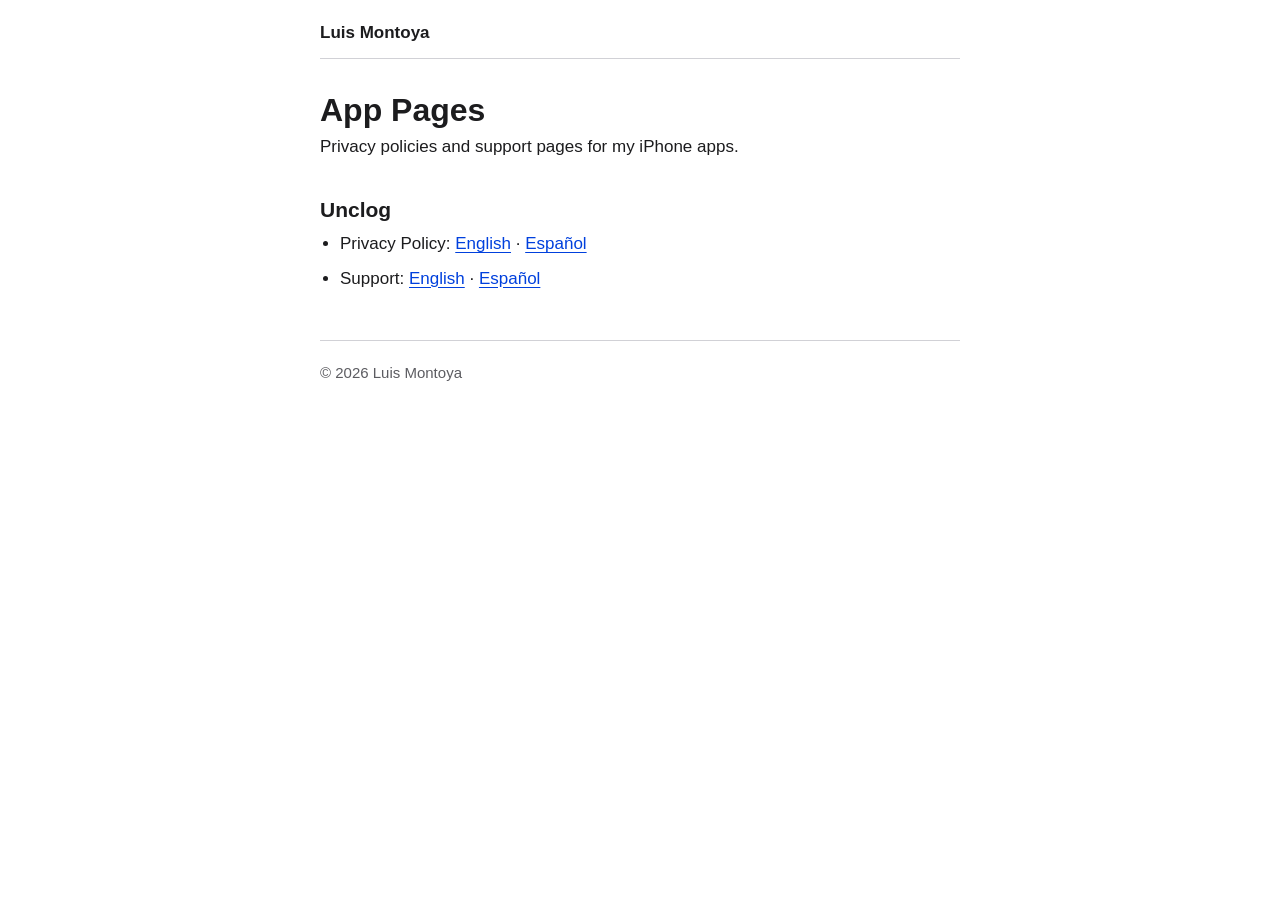
<file: index.html>
<!doctype html>
<html lang="en">
<head>
  <meta charset="utf-8">
  <meta name="viewport" content="width=device-width, initial-scale=1, viewport-fit=cover">
  <meta name="color-scheme" content="light dark">
  <title>App Pages · Luis Montoya</title>
  <meta name="description" content="Privacy policies and support pages for Luis Montoya’s iPhone apps.">
  <link rel="stylesheet" href="style.css">
</head>
<body>
  <div class="page">
    <header class="site">
      <p class="app-name">Luis Montoya</p>
    </header>

    <main>
      <h1>App Pages</h1>
      <p>Privacy policies and support pages for my iPhone apps.</p>

      <h2>Unclog</h2>
      <ul>
        <li>Privacy Policy: <a href="unclog/privacy.en.html">English</a> ·
          <a href="unclog/privacy.es.html" hreflang="es" lang="es">Español</a></li>
        <li>Support: <a href="unclog/support.en.html">English</a> ·
          <a href="unclog/support.es.html" hreflang="es" lang="es">Español</a></li>
      </ul>
    </main>

    <footer>
      <p>© 2026 Luis Montoya</p>
    </footer>
  </div>
</body>
</html>
</file>
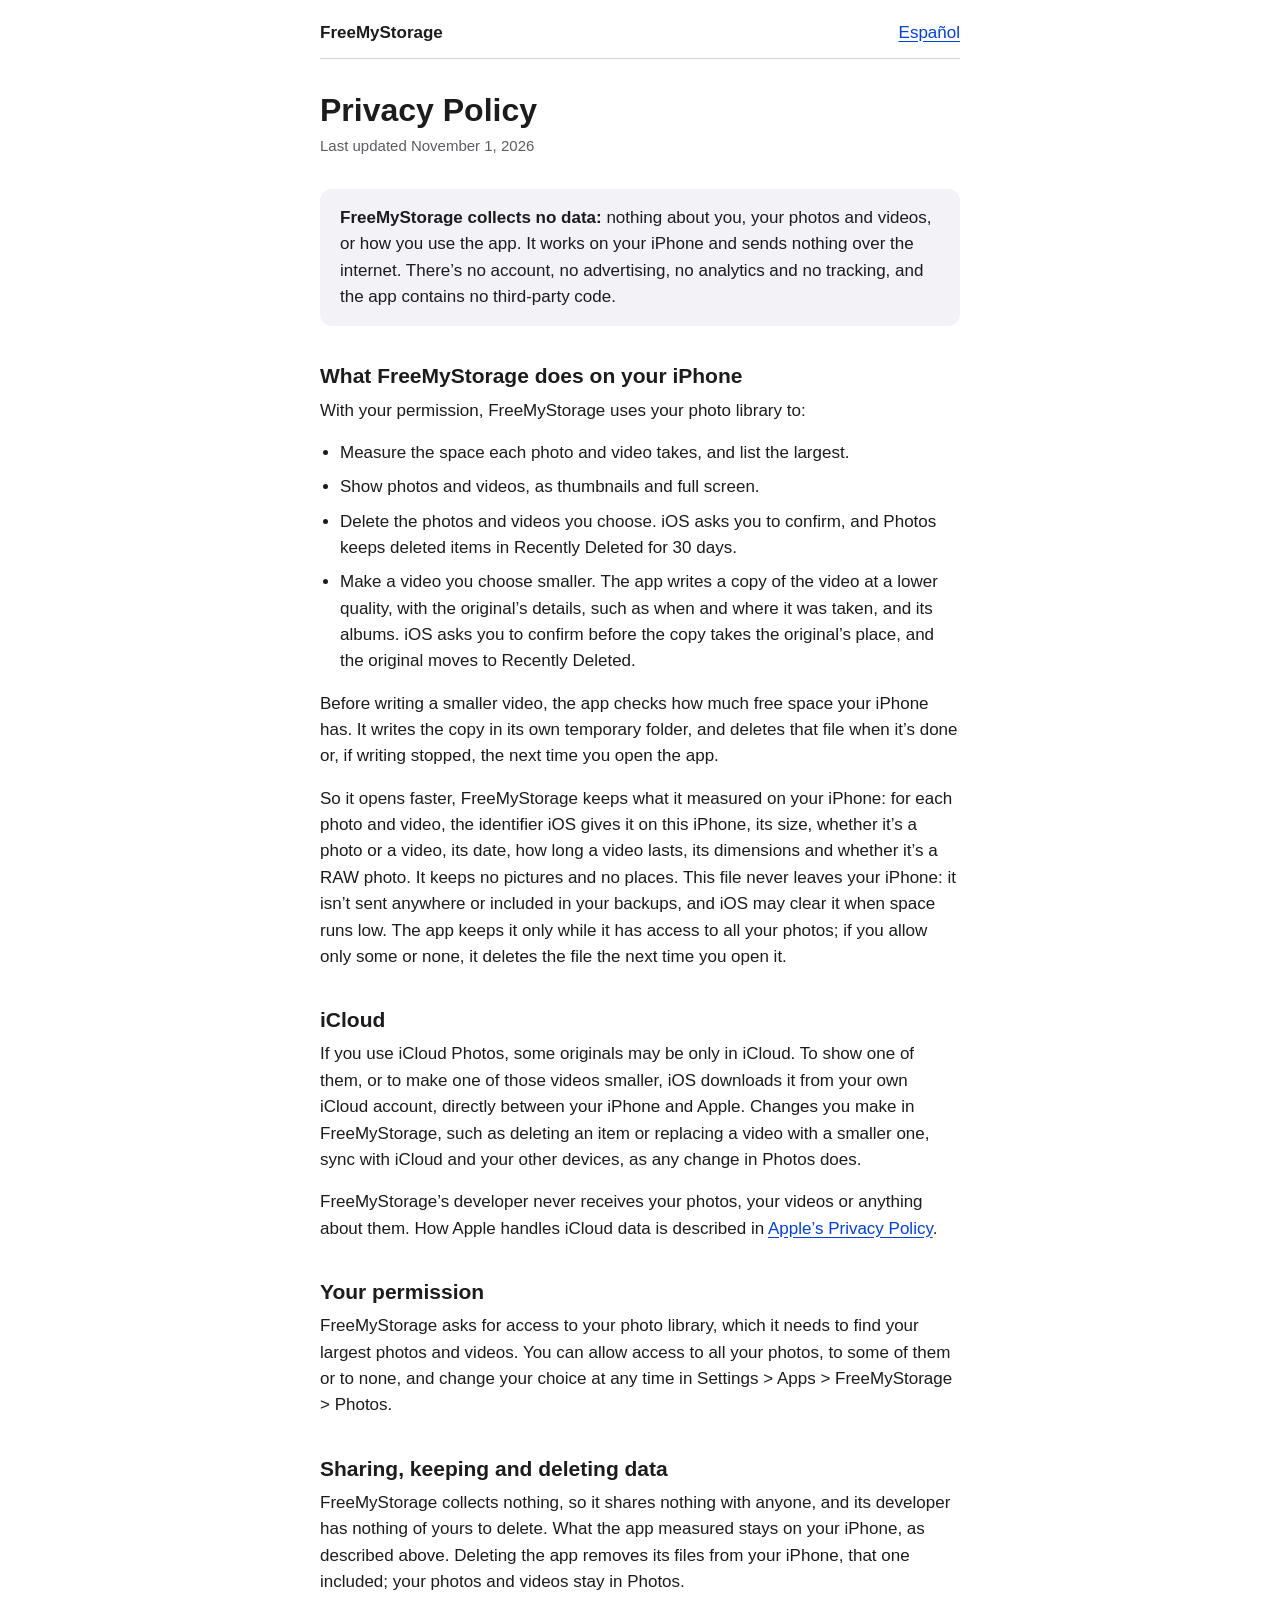
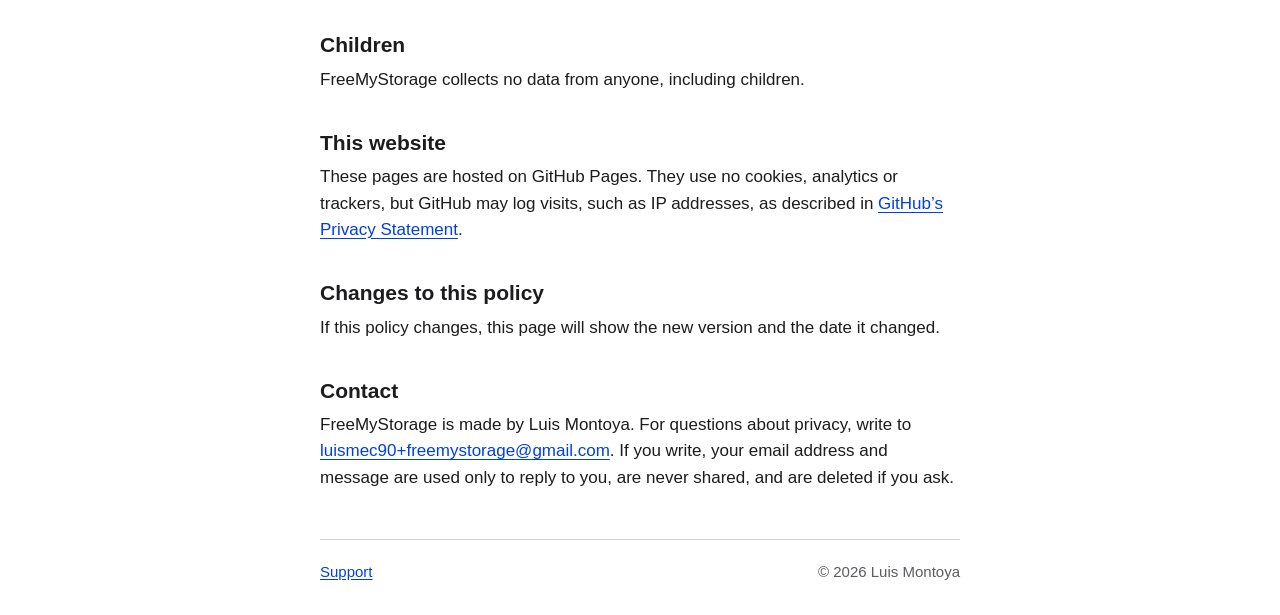
<file: freemystorage/privacy.en.html>
<!doctype html>
<html lang="en">
<head>
  <meta charset="utf-8">
  <meta name="viewport" content="width=device-width, initial-scale=1, viewport-fit=cover">
  <meta name="color-scheme" content="light dark">
  <title>Privacy Policy · FreeMyStorage</title>
  <meta name="description" content="FreeMyStorage collects no data. It works with your photos and videos on your iPhone, and sends nothing over the internet.">
  <link rel="canonical" href="https://luismec90.github.io/app-pages/freemystorage/privacy.en.html">
  <link rel="alternate" hreflang="en" href="https://luismec90.github.io/app-pages/freemystorage/privacy.en.html">
  <link rel="alternate" hreflang="es" href="https://luismec90.github.io/app-pages/freemystorage/privacy.es.html">
  <link rel="stylesheet" href="../style.css">
</head>
<body>
  <div class="page">
    <header class="site">
      <p class="app-name">FreeMyStorage</p>
      <a href="privacy.es.html" hreflang="es" lang="es">Español</a>
    </header>

    <main>
      <h1>Privacy Policy</h1>
      <p class="updated">Last updated <time datetime="2026-11-01">November 1, 2026</time></p>

      <div class="summary">
        <p><strong>FreeMyStorage collects no data:</strong> nothing about you, your photos and videos, or how you use
        the app. It works on your iPhone and sends nothing over the internet. There’s no account, no advertising, no
        analytics and no tracking, and the app contains no third-party code.</p>
      </div>

      <h2>What FreeMyStorage does on your iPhone</h2>
      <p>With your permission, FreeMyStorage uses your photo library to:</p>
      <ul>
        <li>Measure the space each photo and video takes, and list the largest.</li>
        <li>Show photos and videos, as thumbnails and full screen.</li>
        <li>Delete the photos and videos you choose. iOS asks you to confirm, and Photos keeps deleted items in Recently
          Deleted for 30 days.</li>
        <li>Make a video you choose smaller. The app writes a copy of the video at a lower quality, with the original’s
          details, such as when and where it was taken, and its albums. iOS asks you to confirm before the copy takes
          the original’s place, and the original moves to Recently Deleted.</li>
      </ul>
      <p>Before writing a smaller video, the app checks how much free space your iPhone has. It writes the copy in its
        own temporary folder, and deletes that file when it’s done or, if writing stopped, the next time you open the
        app.</p>
      <p>So it opens faster, FreeMyStorage keeps what it measured on your iPhone: for each photo and video, the
        identifier iOS gives it on this iPhone, its size, whether it’s a photo or a video, its date, how long a video
        lasts, its dimensions and whether it’s a RAW photo. It keeps no pictures and no places. This file never leaves
        your iPhone: it isn’t sent anywhere or included in your backups, and iOS may clear it when space runs low. The
        app keeps it only while it has access to all your photos; if you allow only some or none, it deletes the file
        the next time you open it.</p>

      <h2>iCloud</h2>
      <p>If you use iCloud Photos, some originals may be only in iCloud. To show one of them, or to make one of those
        videos smaller, iOS downloads it from your own iCloud account, directly between your iPhone and Apple. Changes
        you make in FreeMyStorage, such as deleting an item or replacing a video with a smaller one, sync with iCloud
        and your other devices, as any change in Photos does.</p>
      <p>FreeMyStorage’s developer never receives your photos, your videos or anything about them. How Apple handles
        iCloud data is described in <a href="https://www.apple.com/legal/privacy/">Apple’s Privacy Policy</a>.</p>

      <h2>Your permission</h2>
      <p>FreeMyStorage asks for access to your photo library, which it needs to find your largest photos and videos.
        You can allow access to all your photos, to some of them or to none, and change your choice at any time in
        Settings &gt; Apps &gt; FreeMyStorage &gt; Photos.</p>

      <h2>Sharing, keeping and deleting data</h2>
      <p>FreeMyStorage collects nothing, so it shares nothing with anyone, and its developer has nothing of yours to
        delete. What the app measured stays on your iPhone, as described above. Deleting the app removes its files from
        your iPhone, that one included; your photos and videos stay in Photos.</p>

      <h2>Children</h2>
      <p>FreeMyStorage collects no data from anyone, including children.</p>

      <h2>This website</h2>
      <p>These pages are hosted on GitHub Pages. They use no cookies, analytics or trackers, but GitHub may log visits,
        such as IP addresses, as described in
        <a href="https://docs.github.com/en/site-policy/privacy-policies/github-general-privacy-statement">GitHub’s
        Privacy Statement</a>.</p>

      <h2>Changes to this policy</h2>
      <p>If this policy changes, this page will show the new version and the date it changed.</p>

      <h2>Contact</h2>
      <p>FreeMyStorage is made by Luis Montoya. For questions about privacy, write to
        <a href="mailto:luismec90+freemystorage@gmail.com?subject=FreeMyStorage%20privacy">luismec90+freemystorage@gmail.com</a>.
        If you write, your email address and message are used only to reply to you, are never shared, and are deleted
        if you ask.</p>
    </main>

    <footer>
      <p><a href="support.en.html">Support</a></p>
      <p>© 2026 Luis Montoya</p>
    </footer>
  </div>
</body>
</html>
</file>
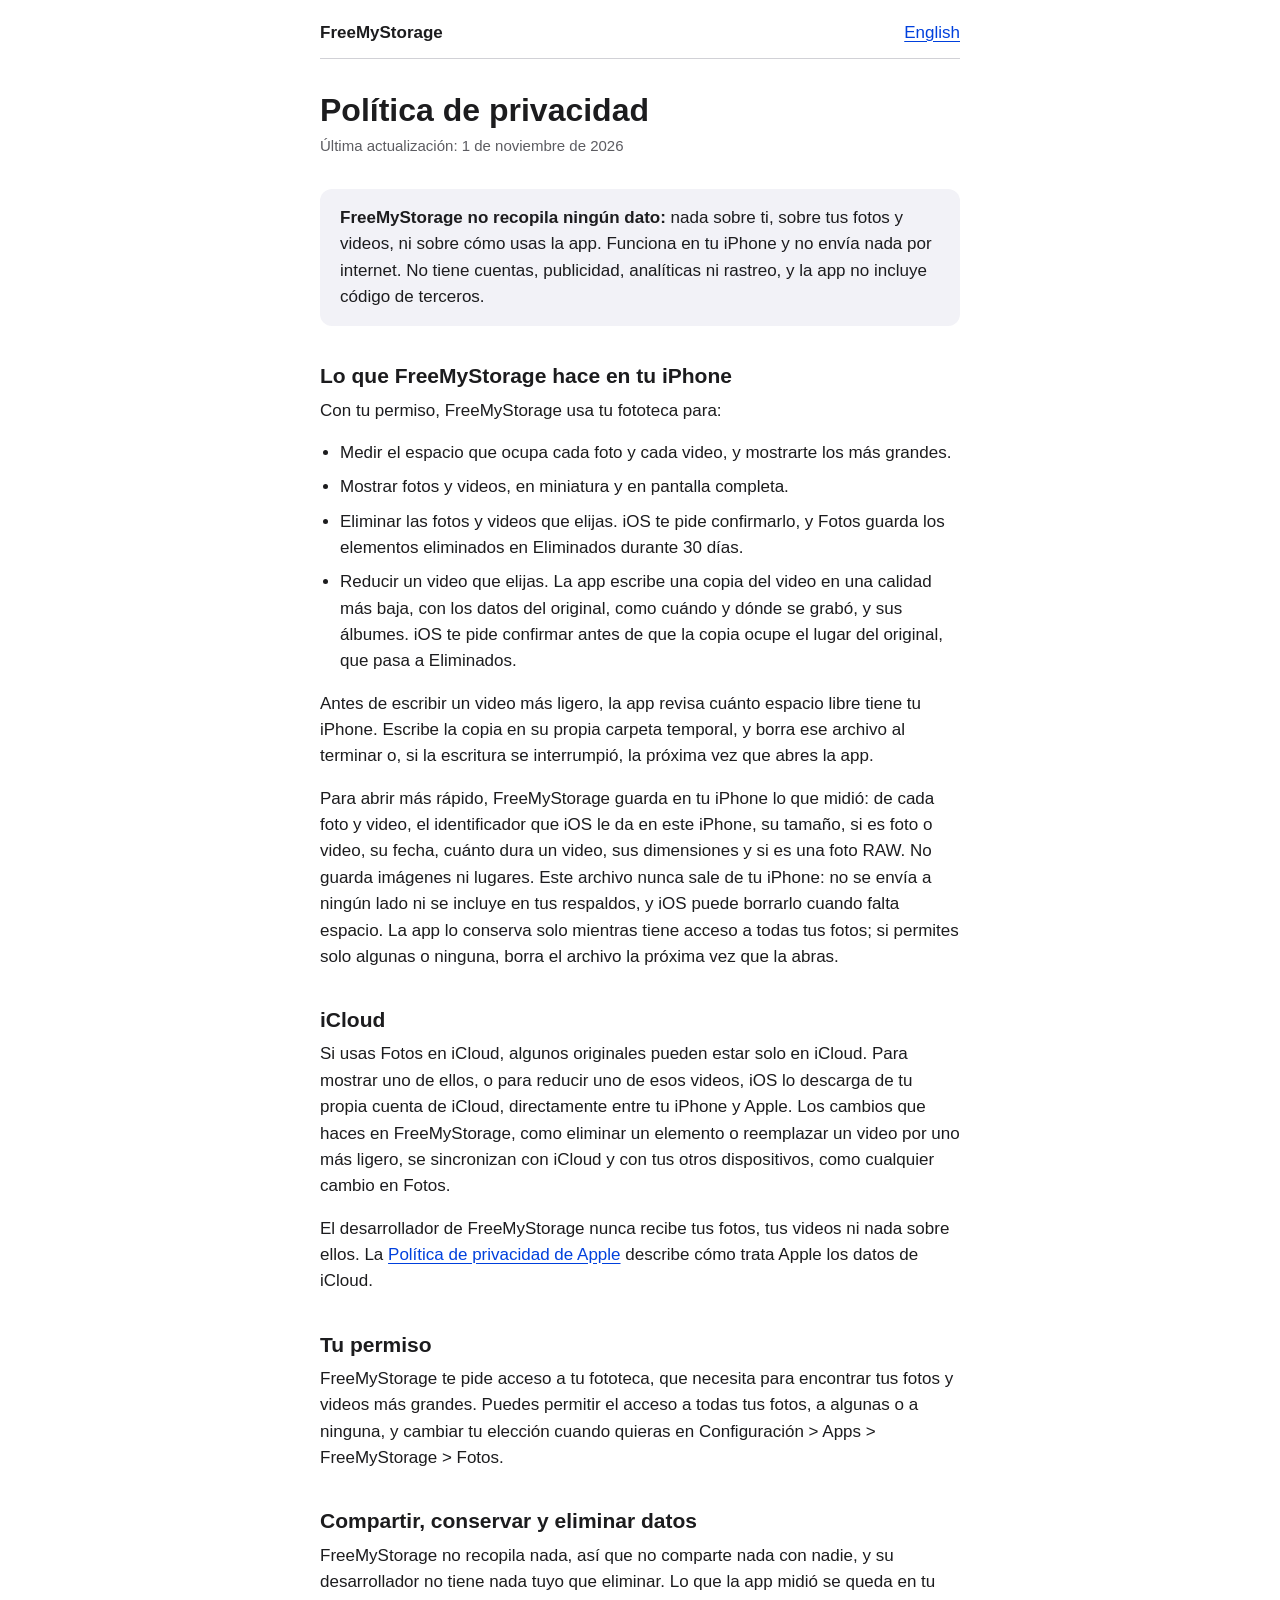
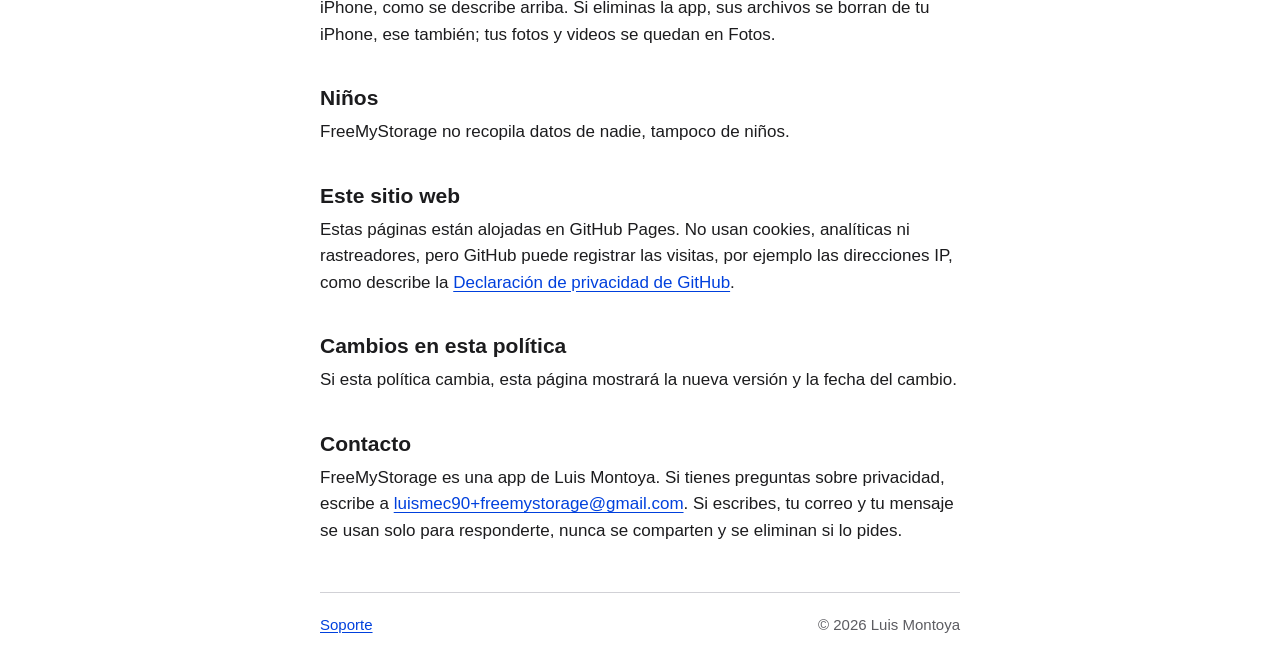
<file: freemystorage/privacy.es.html>
<!doctype html>
<html lang="es">
<head>
  <meta charset="utf-8">
  <meta name="viewport" content="width=device-width, initial-scale=1, viewport-fit=cover">
  <meta name="color-scheme" content="light dark">
  <title>Política de privacidad · FreeMyStorage</title>
  <meta name="description" content="FreeMyStorage no recopila ningún dato. Funciona con tus fotos y videos en tu iPhone, y no envía nada por internet.">
  <link rel="canonical" href="https://luismec90.github.io/app-pages/freemystorage/privacy.es.html">
  <link rel="alternate" hreflang="en" href="https://luismec90.github.io/app-pages/freemystorage/privacy.en.html">
  <link rel="alternate" hreflang="es" href="https://luismec90.github.io/app-pages/freemystorage/privacy.es.html">
  <link rel="stylesheet" href="../style.css">
</head>
<body>
  <div class="page">
    <header class="site">
      <p class="app-name">FreeMyStorage</p>
      <a href="privacy.en.html" hreflang="en" lang="en">English</a>
    </header>

    <main>
      <h1>Política de privacidad</h1>
      <p class="updated">Última actualización: <time datetime="2026-11-01">1 de noviembre de 2026</time></p>

      <div class="summary">
        <p><strong>FreeMyStorage no recopila ningún dato:</strong> nada sobre ti, sobre tus fotos y videos, ni sobre
        cómo usas la app. Funciona en tu iPhone y no envía nada por internet. No tiene cuentas, publicidad, analíticas
        ni rastreo, y la app no incluye código de terceros.</p>
      </div>

      <h2>Lo que FreeMyStorage hace en tu iPhone</h2>
      <p>Con tu permiso, FreeMyStorage usa tu fototeca para:</p>
      <ul>
        <li>Medir el espacio que ocupa cada foto y cada video, y mostrarte los más grandes.</li>
        <li>Mostrar fotos y videos, en miniatura y en pantalla completa.</li>
        <li>Eliminar las fotos y videos que elijas. iOS te pide confirmarlo, y Fotos guarda los elementos eliminados en
          Eliminados durante 30 días.</li>
        <li>Reducir un video que elijas. La app escribe una copia del video en una calidad más baja, con los datos del
          original, como cuándo y dónde se grabó, y sus álbumes. iOS te pide confirmar antes de que la copia ocupe el
          lugar del original, que pasa a Eliminados.</li>
      </ul>
      <p>Antes de escribir un video más ligero, la app revisa cuánto espacio libre tiene tu iPhone. Escribe la copia en
        su propia carpeta temporal, y borra ese archivo al terminar o, si la escritura se interrumpió, la próxima vez
        que abres la app.</p>
      <p>Para abrir más rápido, FreeMyStorage guarda en tu iPhone lo que midió: de cada foto y video, el identificador
        que iOS le da en este iPhone, su tamaño, si es foto o video, su fecha, cuánto dura un video, sus dimensiones y
        si es una foto RAW. No guarda imágenes ni lugares. Este archivo nunca sale de tu iPhone: no se envía a ningún
        lado ni se incluye en tus respaldos, y iOS puede borrarlo cuando falta espacio. La app lo conserva solo mientras
        tiene acceso a todas tus fotos; si permites solo algunas o ninguna, borra el archivo la próxima vez que la
        abras.</p>

      <h2>iCloud</h2>
      <p>Si usas Fotos en iCloud, algunos originales pueden estar solo en iCloud. Para mostrar uno de ellos, o para
        reducir uno de esos videos, iOS lo descarga de tu propia cuenta de iCloud, directamente entre tu iPhone y
        Apple. Los cambios que haces en FreeMyStorage, como eliminar un elemento o reemplazar un video por uno más
        ligero, se sincronizan con iCloud y con tus otros dispositivos, como cualquier cambio en Fotos.</p>
      <p>El desarrollador de FreeMyStorage nunca recibe tus fotos, tus videos ni nada sobre ellos. La
        <a href="https://www.apple.com/mx/legal/privacy/">Política de privacidad de Apple</a> describe cómo trata Apple
        los datos de iCloud.</p>

      <h2>Tu permiso</h2>
      <p>FreeMyStorage te pide acceso a tu fototeca, que necesita para encontrar tus fotos y videos más grandes. Puedes
        permitir el acceso a todas tus fotos, a algunas o a ninguna, y cambiar tu elección cuando quieras en
        Configuración &gt; Apps &gt; FreeMyStorage &gt; Fotos.</p>

      <h2>Compartir, conservar y eliminar datos</h2>
      <p>FreeMyStorage no recopila nada, así que no comparte nada con nadie, y su desarrollador no tiene nada tuyo que
        eliminar. Lo que la app midió se queda en tu iPhone, como se describe arriba. Si eliminas la app, sus archivos
        se borran de tu iPhone, ese también; tus fotos y videos se quedan en Fotos.</p>

      <h2>Niños</h2>
      <p>FreeMyStorage no recopila datos de nadie, tampoco de niños.</p>

      <h2>Este sitio web</h2>
      <p>Estas páginas están alojadas en GitHub Pages. No usan cookies, analíticas ni rastreadores, pero GitHub puede
        registrar las visitas, por ejemplo las direcciones IP, como describe la
        <a href="https://docs.github.com/es/site-policy/privacy-policies/github-general-privacy-statement">Declaración
        de privacidad de GitHub</a>.</p>

      <h2>Cambios en esta política</h2>
      <p>Si esta política cambia, esta página mostrará la nueva versión y la fecha del cambio.</p>

      <h2>Contacto</h2>
      <p>FreeMyStorage es una app de Luis Montoya. Si tienes preguntas sobre privacidad, escribe a
        <a href="mailto:luismec90+freemystorage@gmail.com?subject=Privacidad%20de%20FreeMyStorage">luismec90+freemystorage@gmail.com</a>.
        Si escribes, tu correo y tu mensaje se usan solo para responderte, nunca se comparten y se eliminan si lo
        pides.</p>
    </main>

    <footer>
      <p><a href="support.es.html">Soporte</a></p>
      <p>© 2026 Luis Montoya</p>
    </footer>
  </div>
</body>
</html>
</file>
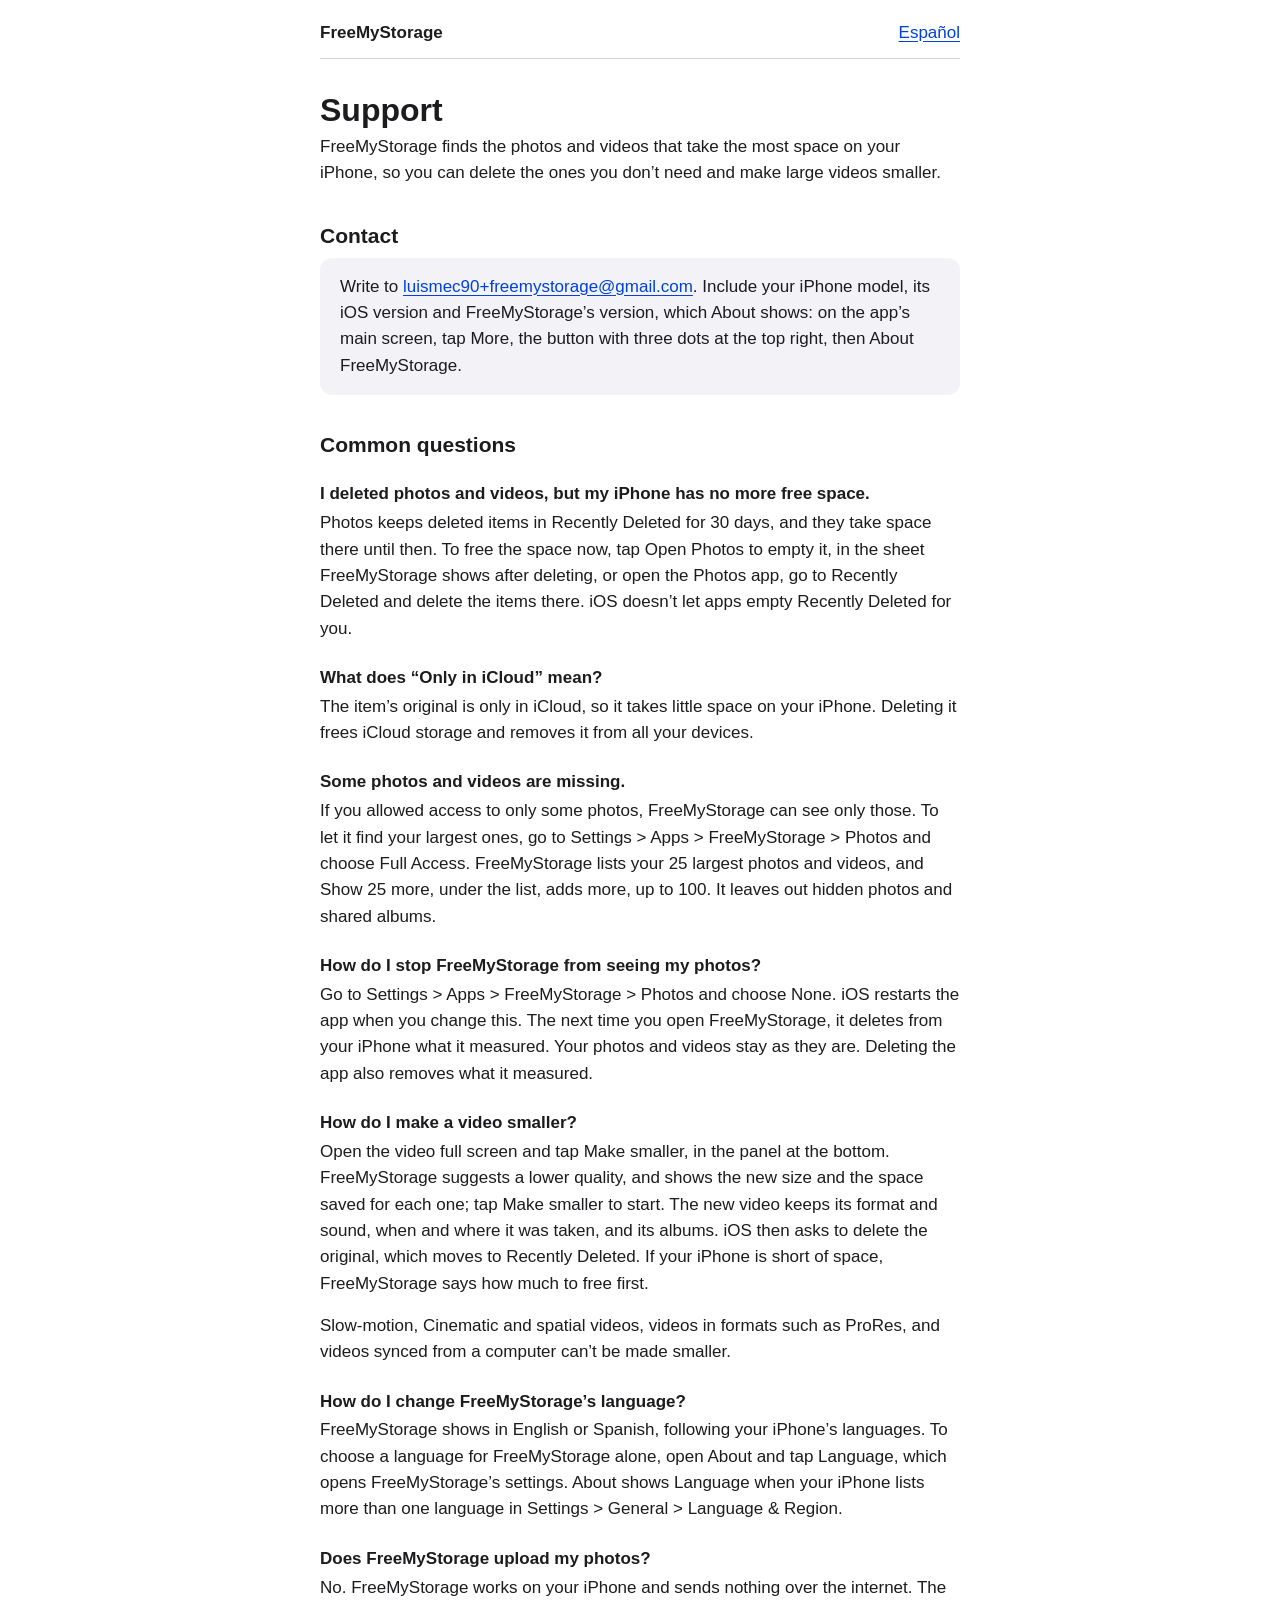
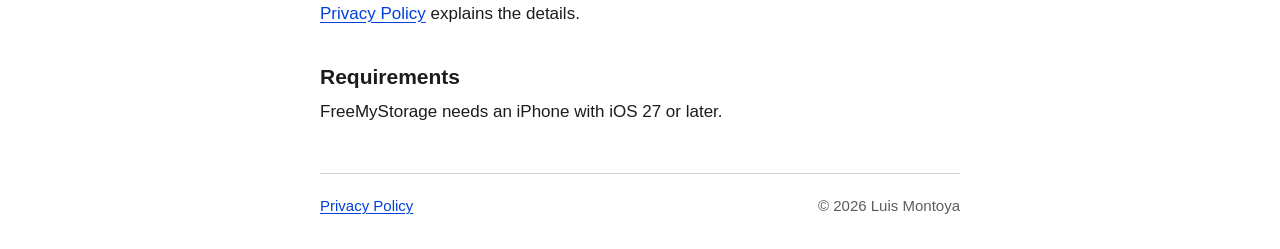
<file: freemystorage/support.en.html>
<!doctype html>
<html lang="en">
<head>
  <meta charset="utf-8">
  <meta name="viewport" content="width=device-width, initial-scale=1, viewport-fit=cover">
  <meta name="color-scheme" content="light dark">
  <title>Support · FreeMyStorage</title>
  <meta name="description" content="Get help with FreeMyStorage, which finds the photos and videos that take the most space on your iPhone.">
  <link rel="canonical" href="https://luismec90.github.io/app-pages/freemystorage/support.en.html">
  <link rel="alternate" hreflang="en" href="https://luismec90.github.io/app-pages/freemystorage/support.en.html">
  <link rel="alternate" hreflang="es" href="https://luismec90.github.io/app-pages/freemystorage/support.es.html">
  <link rel="stylesheet" href="../style.css">
</head>
<body>
  <div class="page">
    <header class="site">
      <p class="app-name">FreeMyStorage</p>
      <a href="support.es.html" hreflang="es" lang="es">Español</a>
    </header>

    <main>
      <h1>Support</h1>
      <p>FreeMyStorage finds the photos and videos that take the most space on your iPhone, so you can delete the ones
        you don’t need and make large videos smaller.</p>

      <h2>Contact</h2>
      <div class="summary">
        <p>Write to
          <a href="mailto:luismec90+freemystorage@gmail.com?subject=FreeMyStorage%20support">luismec90+freemystorage@gmail.com</a>.
          Include your iPhone model, its iOS version and FreeMyStorage’s version, which About shows: on the app’s main
          screen, tap More, the button with three dots at the top right, then About FreeMyStorage.</p>
      </div>

      <h2>Common questions</h2>

      <h3>I deleted photos and videos, but my iPhone has no more free space.</h3>
      <p>Photos keeps deleted items in Recently Deleted for 30 days, and they take space there until then. To free the
        space now, tap Open Photos to empty it, in the sheet FreeMyStorage shows after deleting, or open the Photos
        app, go to Recently Deleted and delete the items there. iOS doesn’t let apps empty Recently Deleted for
        you.</p>

      <h3>What does “Only in iCloud” mean?</h3>
      <p>The item’s original is only in iCloud, so it takes little space on your iPhone. Deleting it frees iCloud
        storage and removes it from all your devices.</p>

      <h3>Some photos and videos are missing.</h3>
      <p>If you allowed access to only some photos, FreeMyStorage can see only those. To let it find your largest ones,
        go to Settings &gt; Apps &gt; FreeMyStorage &gt; Photos and choose Full Access.
        FreeMyStorage lists your 25 largest photos and videos, and Show 25 more, under the list, adds more, up to 100.
        It leaves out hidden photos and shared albums.</p>

      <h3>How do I stop FreeMyStorage from seeing my photos?</h3>
      <p>Go to Settings &gt; Apps &gt; FreeMyStorage &gt; Photos and choose None. iOS restarts the app when you change
        this. The next time you open FreeMyStorage, it deletes from your iPhone what it measured. Your photos and videos
        stay as they are. Deleting the app also removes what it measured.</p>

      <h3>How do I make a video smaller?</h3>
      <p>Open the video full screen and tap Make smaller, in the panel at the bottom. FreeMyStorage suggests a lower
        quality, and shows the new size and the space saved for each one; tap Make smaller to start. The new video keeps
        its format and sound, when and where it was taken, and its albums. iOS then asks to delete the original, which
        moves to Recently Deleted. If your iPhone is short of space, FreeMyStorage says how much to free first.</p>
      <p>Slow-motion, Cinematic and spatial videos, videos in formats such as ProRes, and videos synced from a computer
        can’t be made smaller.</p>

      <h3>How do I change FreeMyStorage’s language?</h3>
      <p>FreeMyStorage shows in English or Spanish, following your iPhone’s languages. To choose a language for
        FreeMyStorage alone, open About and tap Language, which opens FreeMyStorage’s settings. About shows Language
        when your iPhone lists more than one language in Settings &gt; General &gt; Language &amp; Region.</p>

      <h3>Does FreeMyStorage upload my photos?</h3>
      <p>No. FreeMyStorage works on your iPhone and sends nothing over the internet. The
        <a href="privacy.en.html">Privacy Policy</a> explains the details.</p>

      <h2>Requirements</h2>
      <p>FreeMyStorage needs an iPhone with iOS 27 or later.</p>
    </main>

    <footer>
      <p><a href="privacy.en.html">Privacy Policy</a></p>
      <p>© 2026 Luis Montoya</p>
    </footer>
  </div>
</body>
</html>
</file>
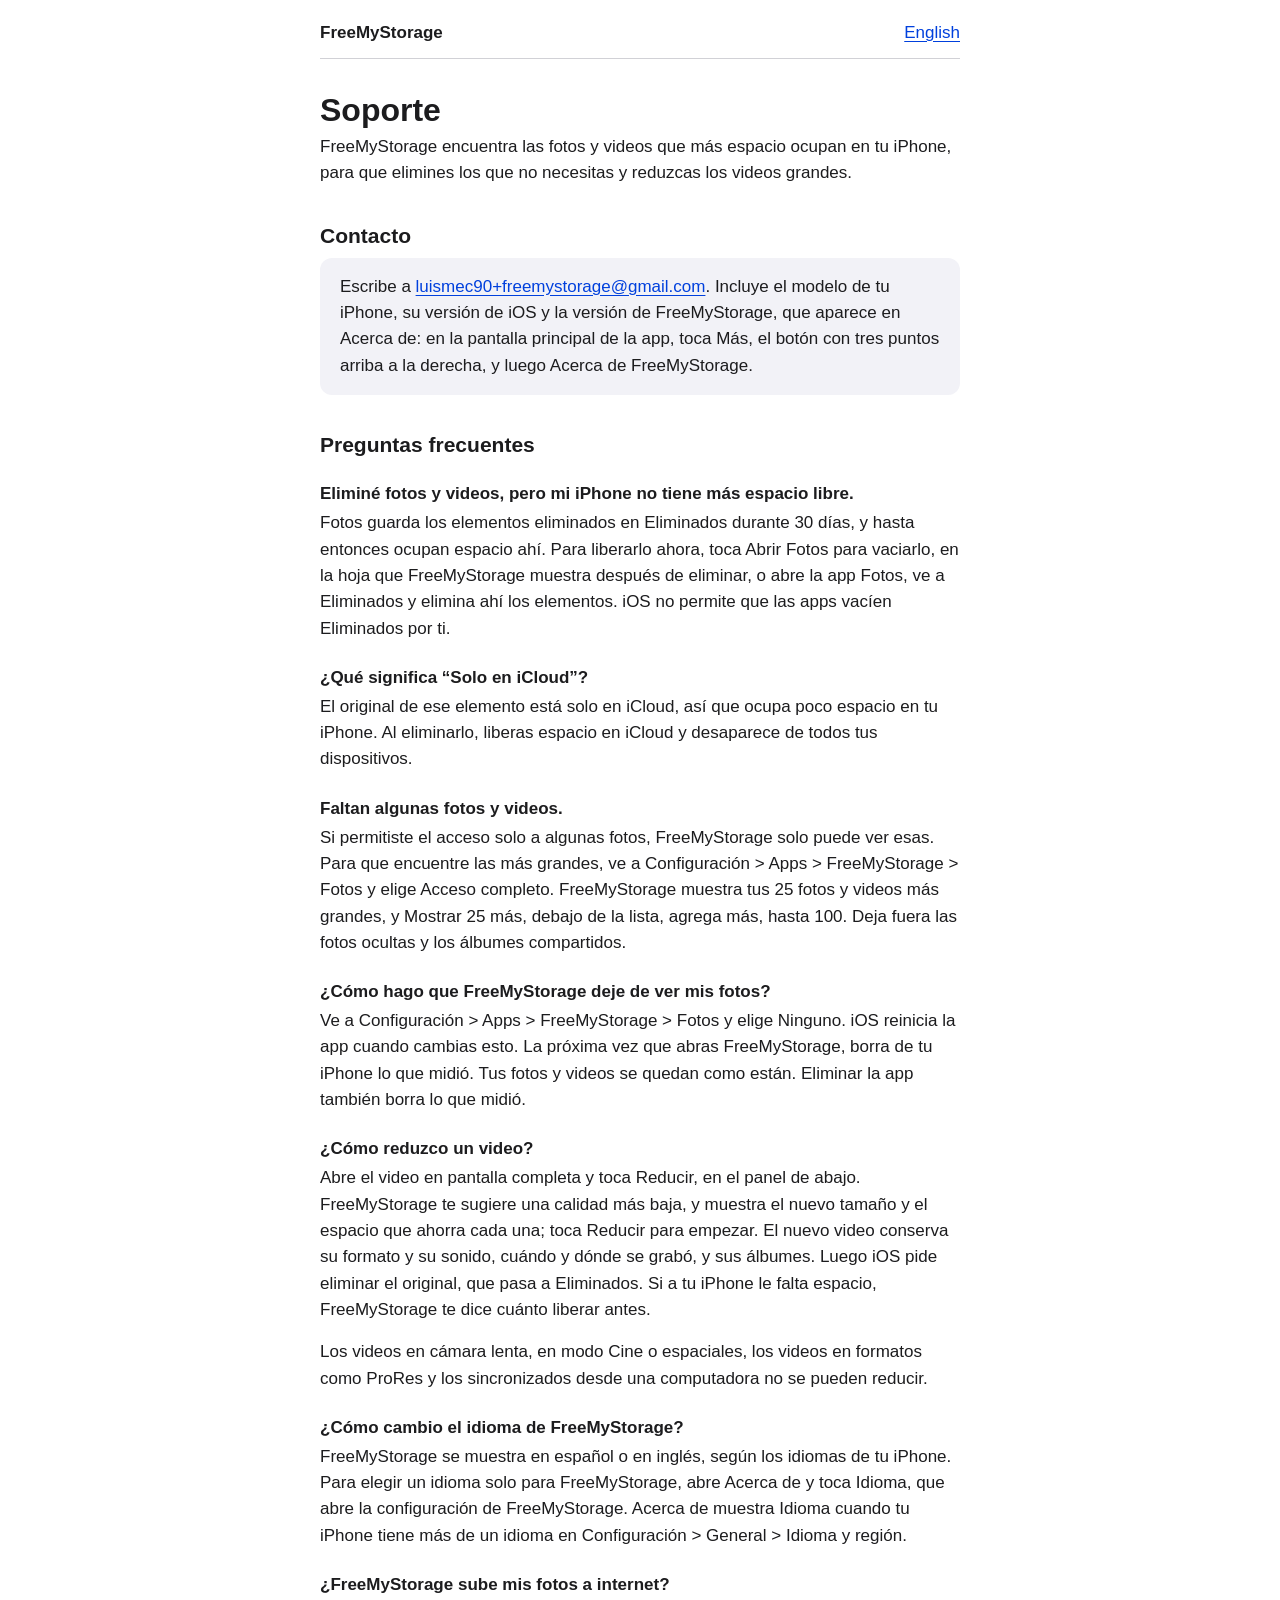
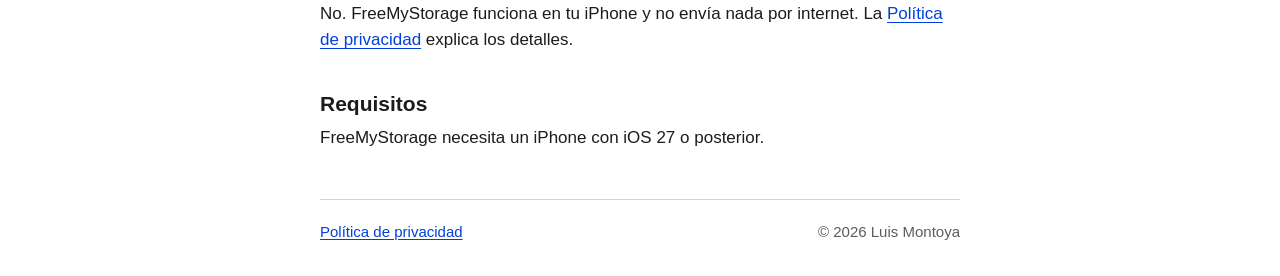
<file: freemystorage/support.es.html>
<!doctype html>
<html lang="es">
<head>
  <meta charset="utf-8">
  <meta name="viewport" content="width=device-width, initial-scale=1, viewport-fit=cover">
  <meta name="color-scheme" content="light dark">
  <title>Soporte · FreeMyStorage</title>
  <meta name="description" content="Ayuda con FreeMyStorage, que encuentra las fotos y videos que más espacio ocupan en tu iPhone.">
  <link rel="canonical" href="https://luismec90.github.io/app-pages/freemystorage/support.es.html">
  <link rel="alternate" hreflang="en" href="https://luismec90.github.io/app-pages/freemystorage/support.en.html">
  <link rel="alternate" hreflang="es" href="https://luismec90.github.io/app-pages/freemystorage/support.es.html">
  <link rel="stylesheet" href="../style.css">
</head>
<body>
  <div class="page">
    <header class="site">
      <p class="app-name">FreeMyStorage</p>
      <a href="support.en.html" hreflang="en" lang="en">English</a>
    </header>

    <main>
      <h1>Soporte</h1>
      <p>FreeMyStorage encuentra las fotos y videos que más espacio ocupan en tu iPhone, para que elimines los que no
        necesitas y reduzcas los videos grandes.</p>

      <h2>Contacto</h2>
      <div class="summary">
        <p>Escribe a
          <a href="mailto:luismec90+freemystorage@gmail.com?subject=Soporte%20de%20FreeMyStorage">luismec90+freemystorage@gmail.com</a>.
          Incluye el modelo de tu iPhone, su versión de iOS y la versión de FreeMyStorage, que aparece en Acerca de: en
          la pantalla principal de la app, toca Más, el botón con tres puntos arriba a la derecha, y luego Acerca de
          FreeMyStorage.</p>
      </div>

      <h2>Preguntas frecuentes</h2>

      <h3>Eliminé fotos y videos, pero mi iPhone no tiene más espacio libre.</h3>
      <p>Fotos guarda los elementos eliminados en Eliminados durante 30 días, y hasta entonces ocupan espacio ahí. Para
        liberarlo ahora, toca Abrir Fotos para vaciarlo, en la hoja que FreeMyStorage muestra después de eliminar, o
        abre la app Fotos, ve a Eliminados y elimina ahí los elementos. iOS no permite que las apps vacíen Eliminados por
        ti.</p>

      <h3>¿Qué significa “Solo en iCloud”?</h3>
      <p>El original de ese elemento está solo en iCloud, así que ocupa poco espacio en tu iPhone. Al eliminarlo,
        liberas espacio en iCloud y desaparece de todos tus dispositivos.</p>

      <h3>Faltan algunas fotos y videos.</h3>
      <p>Si permitiste el acceso solo a algunas fotos, FreeMyStorage solo puede ver esas. Para que encuentre las más
        grandes, ve a Configuración &gt; Apps &gt; FreeMyStorage &gt; Fotos y elige Acceso completo. FreeMyStorage
        muestra tus 25 fotos y videos más grandes, y Mostrar 25 más, debajo de la lista,
        agrega más, hasta 100. Deja fuera las fotos ocultas y los álbumes compartidos.</p>

      <h3>¿Cómo hago que FreeMyStorage deje de ver mis fotos?</h3>
      <p>Ve a Configuración &gt; Apps &gt; FreeMyStorage &gt; Fotos y elige Ninguno. iOS reinicia la app cuando cambias
        esto. La próxima vez que abras FreeMyStorage, borra de tu iPhone lo que midió. Tus fotos y videos se quedan como
        están. Eliminar la app también borra lo que midió.</p>

      <h3>¿Cómo reduzco un video?</h3>
      <p>Abre el video en pantalla completa y toca Reducir, en el panel de abajo. FreeMyStorage te sugiere una calidad
        más baja, y muestra el nuevo tamaño y el espacio que ahorra cada una; toca Reducir para empezar. El nuevo video
        conserva su formato y su sonido, cuándo y dónde se grabó, y sus álbumes. Luego iOS pide eliminar el original,
        que pasa a Eliminados. Si a tu iPhone le falta espacio, FreeMyStorage te dice cuánto liberar antes.</p>
      <p>Los videos en cámara lenta, en modo Cine o espaciales, los videos en formatos como ProRes y los sincronizados
        desde una computadora no se pueden reducir.</p>

      <h3>¿Cómo cambio el idioma de FreeMyStorage?</h3>
      <p>FreeMyStorage se muestra en español o en inglés, según los idiomas de tu iPhone. Para elegir un idioma solo para
        FreeMyStorage, abre Acerca de y toca Idioma, que abre la configuración de FreeMyStorage. Acerca de muestra
        Idioma cuando tu iPhone tiene más de un idioma en Configuración &gt; General &gt; Idioma y región.</p>

      <h3>¿FreeMyStorage sube mis fotos a internet?</h3>
      <p>No. FreeMyStorage funciona en tu iPhone y no envía nada por internet. La
        <a href="privacy.es.html">Política de privacidad</a> explica los detalles.</p>

      <h2>Requisitos</h2>
      <p>FreeMyStorage necesita un iPhone con iOS 27 o posterior.</p>
    </main>

    <footer>
      <p><a href="privacy.es.html">Política de privacidad</a></p>
      <p>© 2026 Luis Montoya</p>
    </footer>
  </div>
</body>
</html>
</file>
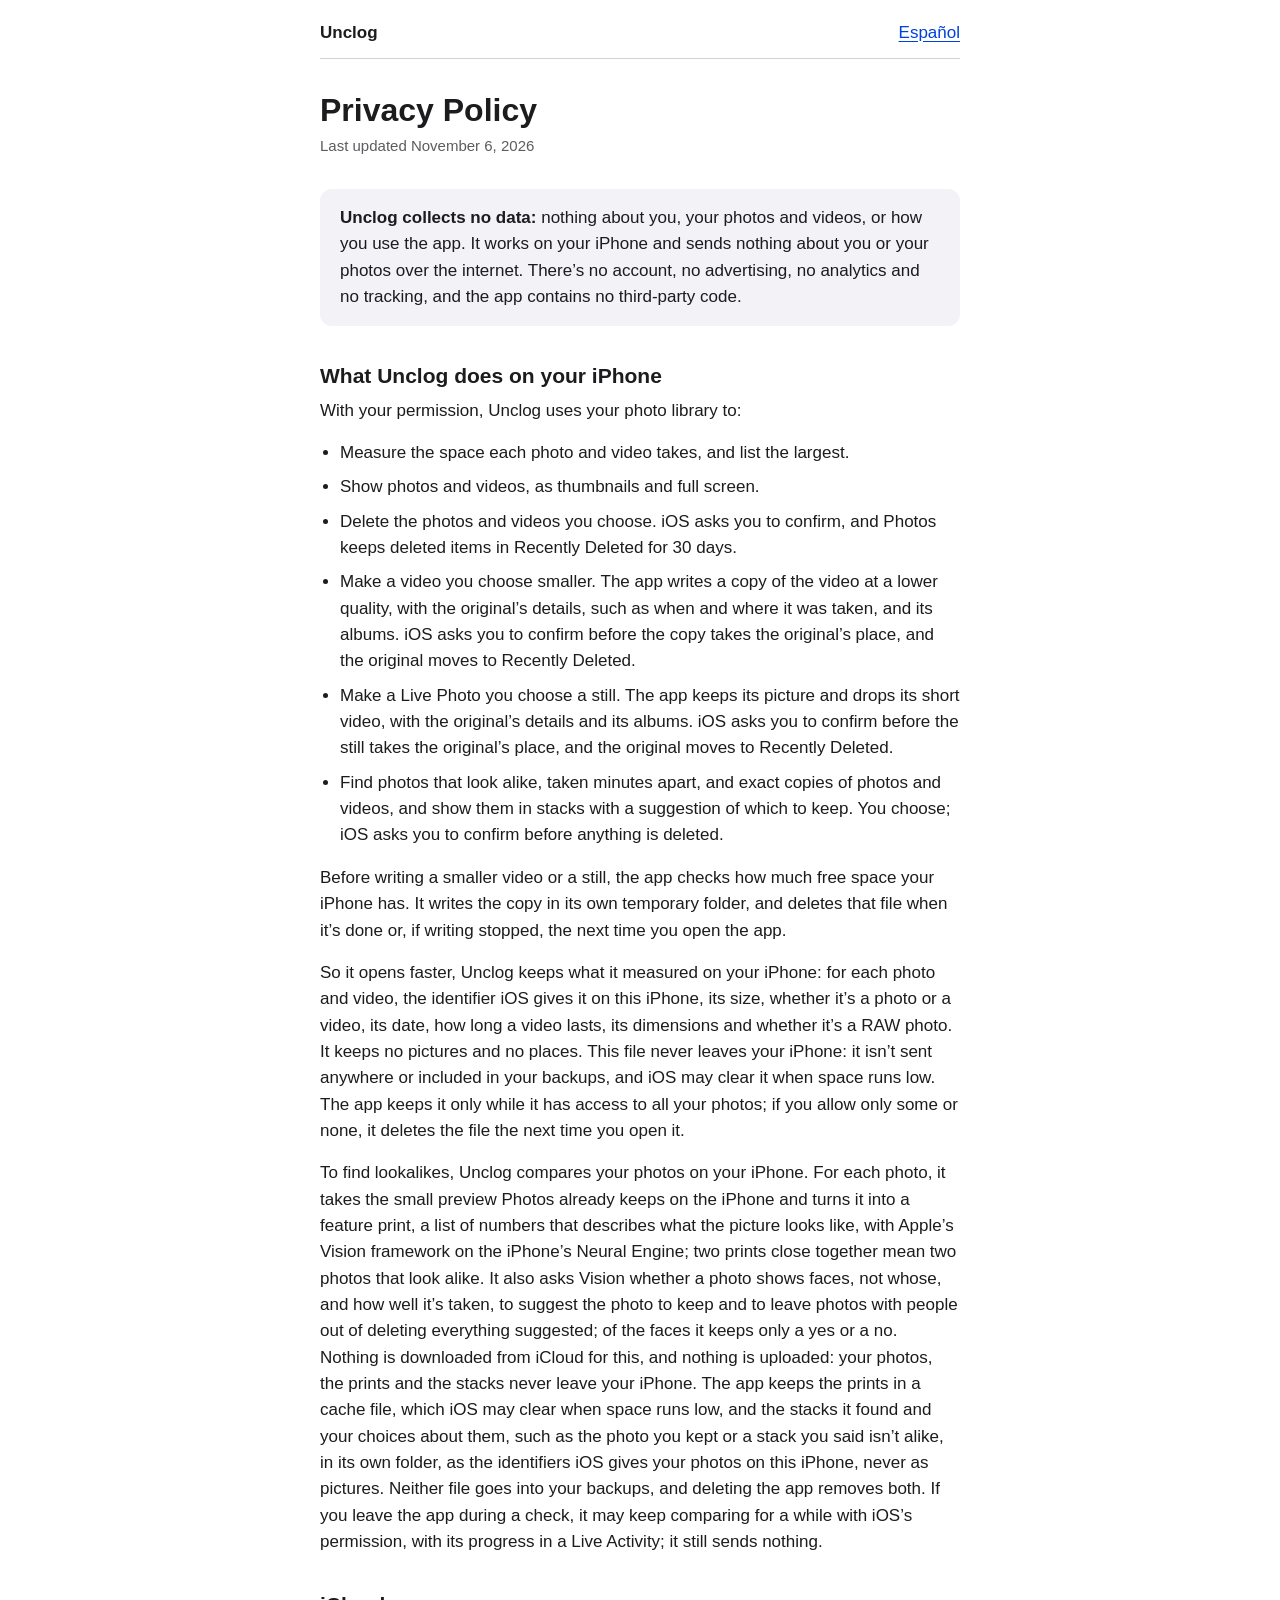
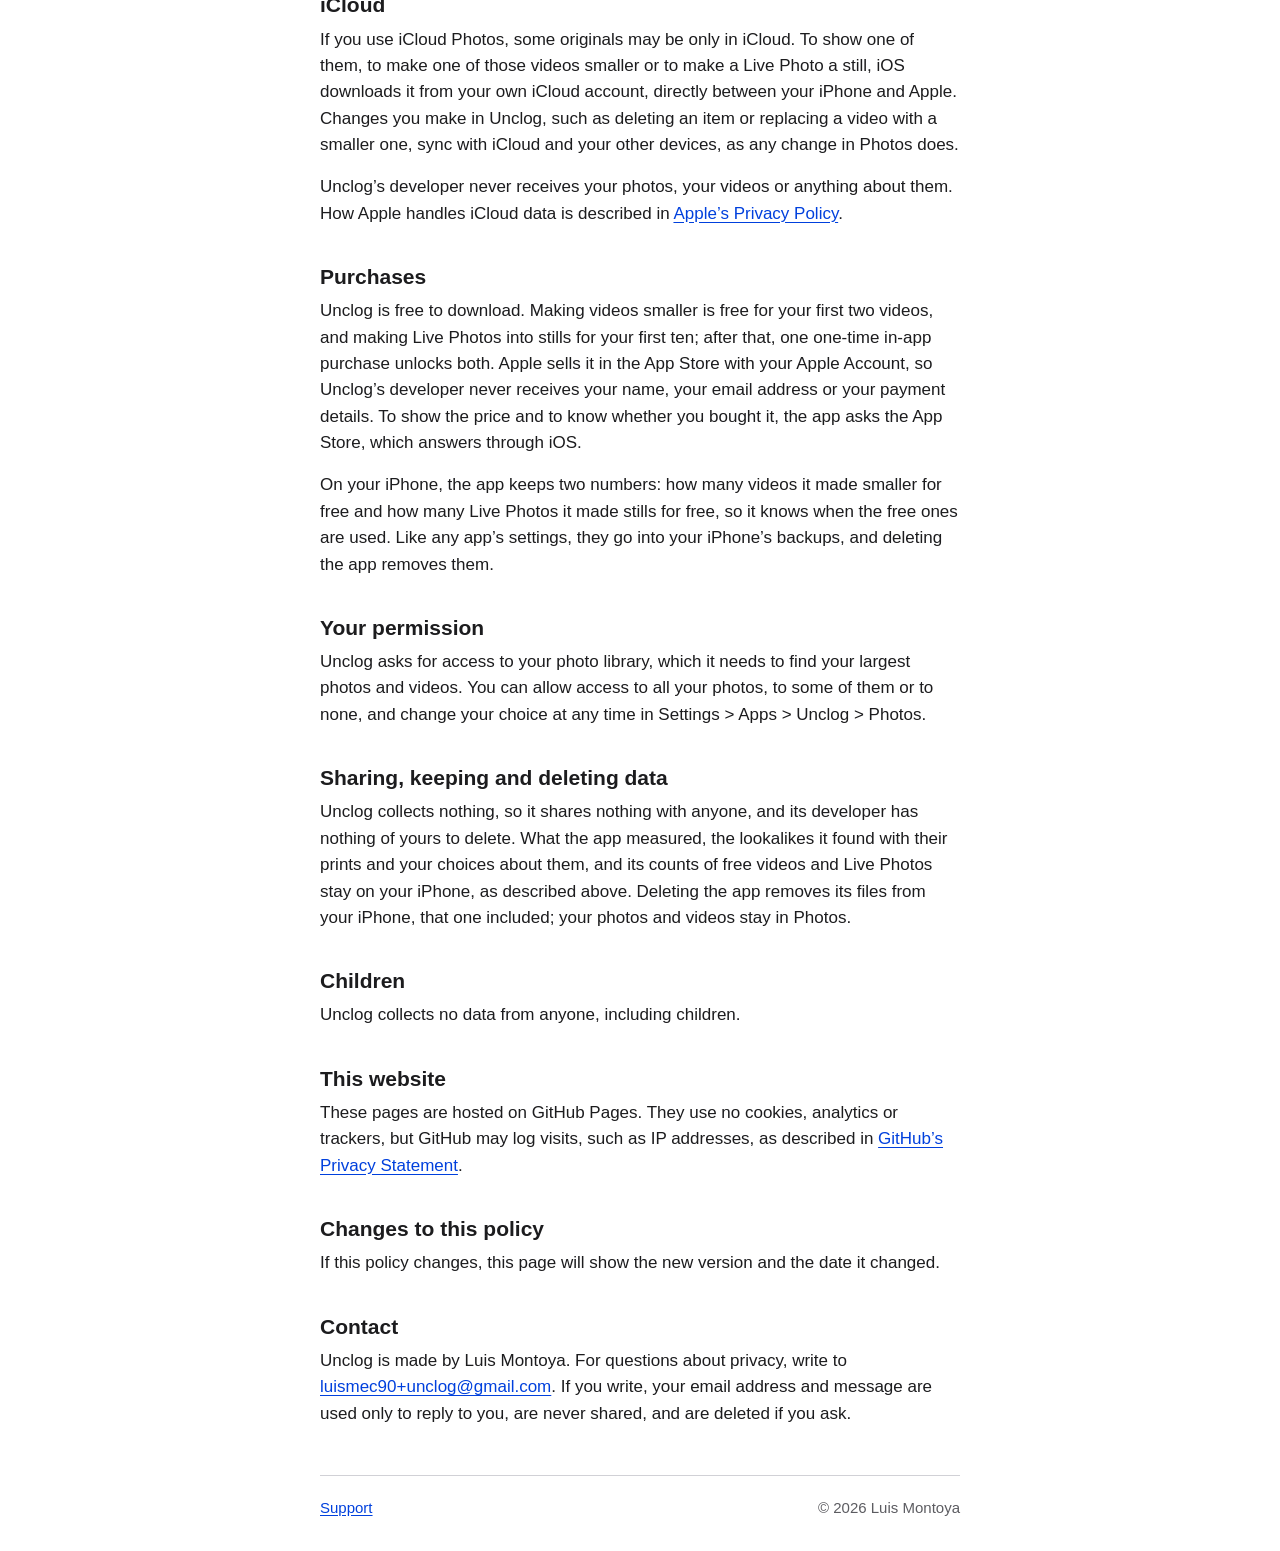
<file: unclog/privacy.en.html>
<!doctype html>
<html lang="en">
<head>
  <meta charset="utf-8">
  <meta name="viewport" content="width=device-width, initial-scale=1, viewport-fit=cover">
  <meta name="color-scheme" content="light dark">
  <title>Privacy Policy · Unclog</title>
  <meta name="description" content="Unclog collects no data. It works with your photos and videos on your iPhone, and sends nothing about them over the internet.">
  <link rel="canonical" href="https://luismec90.github.io/app-pages/unclog/privacy.en.html">
  <link rel="alternate" hreflang="en" href="https://luismec90.github.io/app-pages/unclog/privacy.en.html">
  <link rel="alternate" hreflang="es" href="https://luismec90.github.io/app-pages/unclog/privacy.es.html">
  <link rel="stylesheet" href="../style.css">
</head>
<body>
  <div class="page">
    <header class="site">
      <p class="app-name">Unclog</p>
      <a href="privacy.es.html" hreflang="es" lang="es">Español</a>
    </header>

    <main>
      <h1>Privacy Policy</h1>
      <p class="updated">Last updated <time datetime="2026-11-06">November 6, 2026</time></p>

      <div class="summary">
        <p><strong>Unclog collects no data:</strong> nothing about you, your photos and videos, or how you use
        the app. It works on your iPhone and sends nothing about you or your photos over the internet. There’s no account, no advertising, no
        analytics and no tracking, and the app contains no third-party code.</p>
      </div>

      <h2>What Unclog does on your iPhone</h2>
      <p>With your permission, Unclog uses your photo library to:</p>
      <ul>
        <li>Measure the space each photo and video takes, and list the largest.</li>
        <li>Show photos and videos, as thumbnails and full screen.</li>
        <li>Delete the photos and videos you choose. iOS asks you to confirm, and Photos keeps deleted items in Recently
          Deleted for 30 days.</li>
        <li>Make a video you choose smaller. The app writes a copy of the video at a lower quality, with the original’s
          details, such as when and where it was taken, and its albums. iOS asks you to confirm before the copy takes
          the original’s place, and the original moves to Recently Deleted.</li>
        <li>Make a Live Photo you choose a still. The app keeps its picture and drops its short video, with the
          original’s details and its albums. iOS asks you to confirm before the still takes the original’s place, and
          the original moves to Recently Deleted.</li>
        <li>Find photos that look alike, taken minutes apart, and exact copies of photos and videos, and show them in
          stacks with a suggestion of which to keep. You choose; iOS asks you to confirm before anything is deleted.</li>
      </ul>
      <p>Before writing a smaller video or a still, the app checks how much free space your iPhone has. It writes the
        copy in its own temporary folder, and deletes that file when it’s done or, if writing stopped, the next time
        you open the app.</p>
      <p>So it opens faster, Unclog keeps what it measured on your iPhone: for each photo and video, the
        identifier iOS gives it on this iPhone, its size, whether it’s a photo or a video, its date, how long a video
        lasts, its dimensions and whether it’s a RAW photo. It keeps no pictures and no places. This file never leaves
        your iPhone: it isn’t sent anywhere or included in your backups, and iOS may clear it when space runs low. The
        app keeps it only while it has access to all your photos; if you allow only some or none, it deletes the file
        the next time you open it.</p>
      <p>To find lookalikes, Unclog compares your photos on your iPhone. For each photo, it takes the small preview
        Photos already keeps on the iPhone and turns it into a feature print, a list of numbers that describes what the
        picture looks like, with Apple’s Vision framework on the iPhone’s Neural Engine; two prints close together mean
        two photos that look alike. It also asks Vision whether a photo shows faces, not whose, and how well it’s
        taken, to suggest the photo to keep and to leave photos with people out of deleting everything suggested; of
        the faces it keeps only a yes or a no. Nothing is downloaded from iCloud for this, and nothing is uploaded: your photos,
        the prints and the stacks never leave your iPhone. The app keeps the prints in a cache file, which iOS may clear
        when space runs low, and the stacks it found and your choices about them, such as the photo you kept or a stack
        you said isn’t alike, in its own folder, as the identifiers iOS gives your photos on this iPhone, never as
        pictures. Neither file goes into your backups, and deleting the app removes both. If you leave the app during a
        check, it may keep comparing for a while with iOS’s permission, with its progress in a Live Activity; it still
        sends nothing.</p>

      <h2>iCloud</h2>
      <p>If you use iCloud Photos, some originals may be only in iCloud. To show one of them, to make one of those
        videos smaller or to make a Live Photo a still, iOS downloads it from your own iCloud account, directly
        between your iPhone and Apple. Changes
        you make in Unclog, such as deleting an item or replacing a video with a smaller one, sync with iCloud
        and your other devices, as any change in Photos does.</p>
      <p>Unclog’s developer never receives your photos, your videos or anything about them. How Apple handles
        iCloud data is described in <a href="https://www.apple.com/legal/privacy/">Apple’s Privacy Policy</a>.</p>

      <h2>Purchases</h2>
      <p>Unclog is free to download. Making videos smaller is free for your first two videos, and making Live Photos
        into stills for your first ten; after that, one one-time in-app purchase unlocks both. Apple sells it in the
        App Store with your Apple Account, so Unclog’s developer never receives your name, your email address or your
        payment details. To show the price and to know whether you bought it, the app asks the App Store, which
        answers through iOS.</p>
      <p>On your iPhone, the app keeps two numbers: how many videos it made smaller for free and how many Live Photos
        it made stills for free, so it knows when the free ones are used. Like any app’s settings, they go into your
        iPhone’s backups, and deleting the app removes them.</p>

      <h2>Your permission</h2>
      <p>Unclog asks for access to your photo library, which it needs to find your largest photos and videos.
        You can allow access to all your photos, to some of them or to none, and change your choice at any time in
        Settings &gt; Apps &gt; Unclog &gt; Photos.</p>

      <h2>Sharing, keeping and deleting data</h2>
      <p>Unclog collects nothing, so it shares nothing with anyone, and its developer has nothing of yours to
        delete. What the app measured, the lookalikes it found with their prints and your choices about them, and its
        counts of free videos and Live Photos stay on your iPhone, as described above. Deleting the app removes its files from
        your iPhone, that one included; your photos and videos stay in Photos.</p>

      <h2>Children</h2>
      <p>Unclog collects no data from anyone, including children.</p>

      <h2>This website</h2>
      <p>These pages are hosted on GitHub Pages. They use no cookies, analytics or trackers, but GitHub may log visits,
        such as IP addresses, as described in
        <a href="https://docs.github.com/en/site-policy/privacy-policies/github-general-privacy-statement">GitHub’s
        Privacy Statement</a>.</p>

      <h2>Changes to this policy</h2>
      <p>If this policy changes, this page will show the new version and the date it changed.</p>

      <h2>Contact</h2>
      <p>Unclog is made by Luis Montoya. For questions about privacy, write to
        <a href="mailto:luismec90+unclog@gmail.com?subject=Unclog%20privacy">luismec90+unclog@gmail.com</a>.
        If you write, your email address and message are used only to reply to you, are never shared, and are deleted
        if you ask.</p>
    </main>

    <footer>
      <p><a href="support.en.html">Support</a></p>
      <p>© 2026 Luis Montoya</p>
    </footer>
  </div>
</body>
</html>
</file>
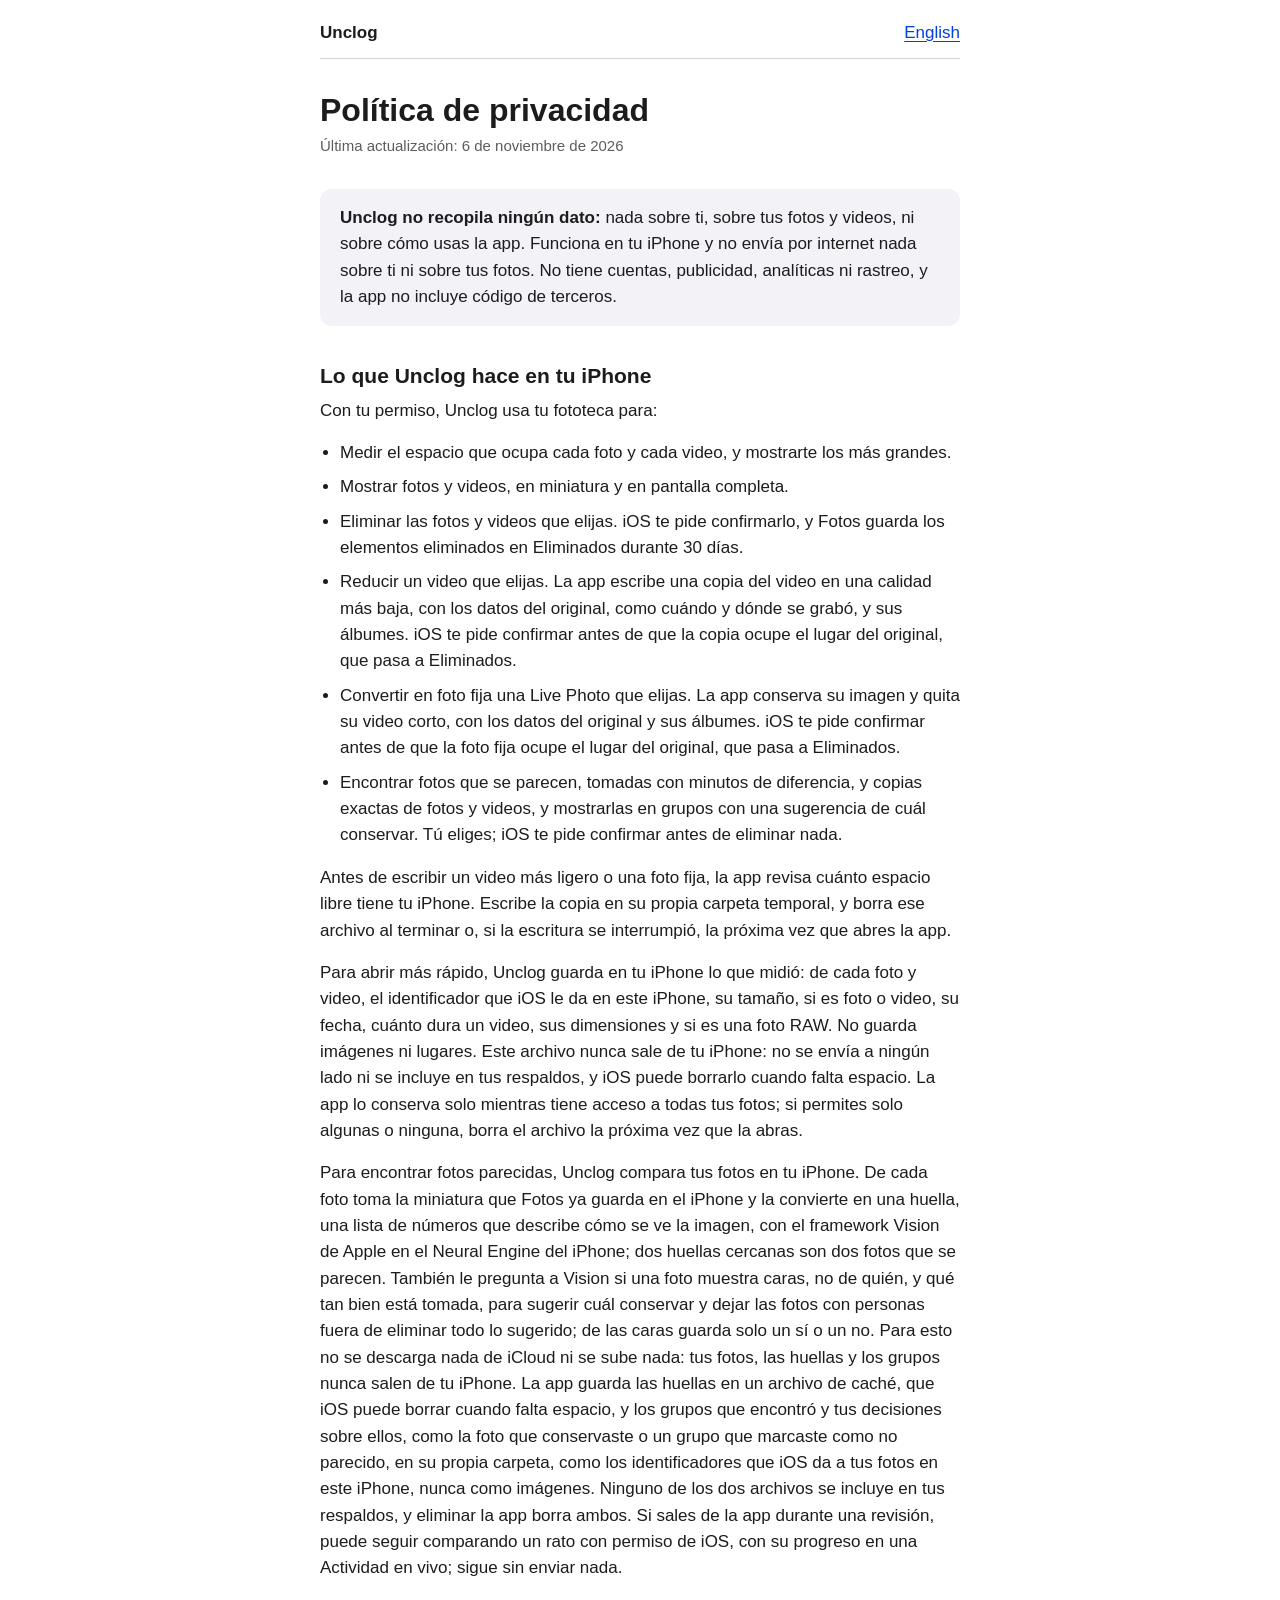
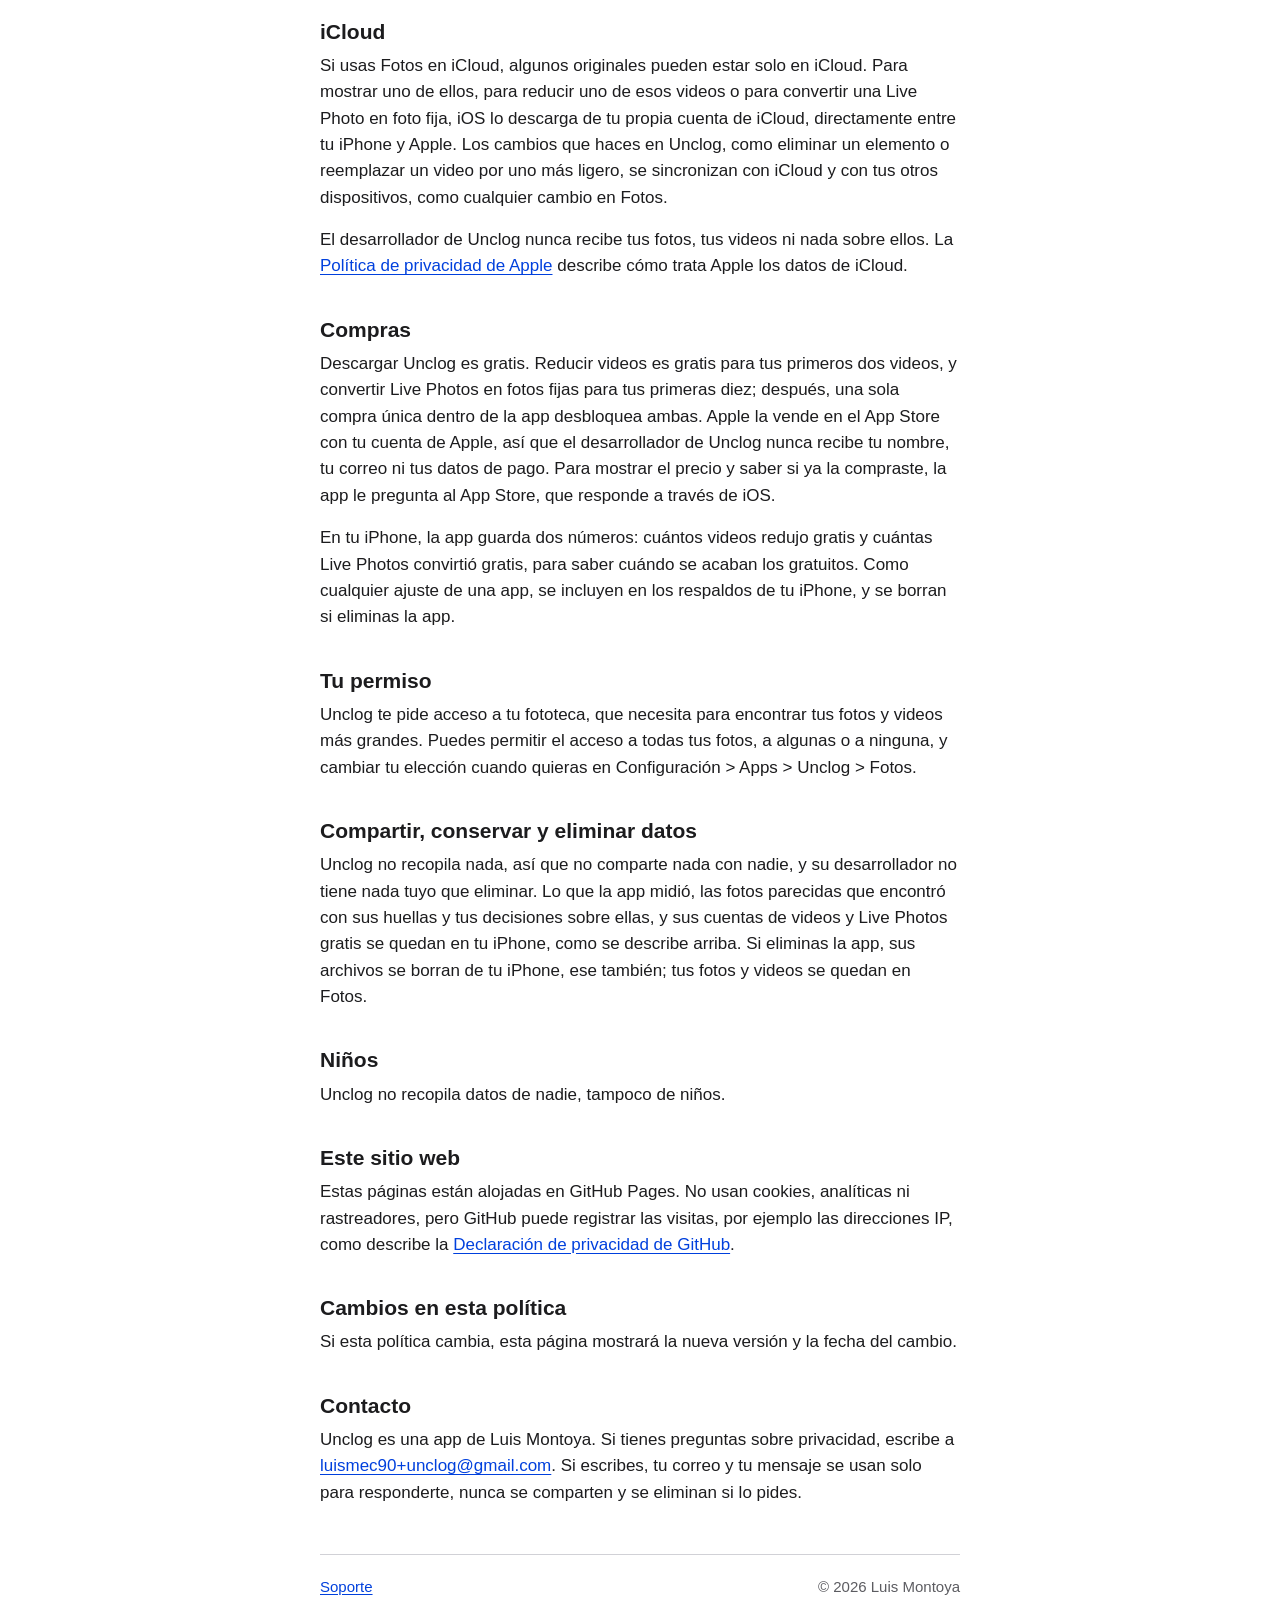
<file: unclog/privacy.es.html>
<!doctype html>
<html lang="es">
<head>
  <meta charset="utf-8">
  <meta name="viewport" content="width=device-width, initial-scale=1, viewport-fit=cover">
  <meta name="color-scheme" content="light dark">
  <title>Política de privacidad · Unclog</title>
  <meta name="description" content="Unclog no recopila ningún dato. Funciona con tus fotos y videos en tu iPhone, y no envía nada sobre ellos por internet.">
  <link rel="canonical" href="https://luismec90.github.io/app-pages/unclog/privacy.es.html">
  <link rel="alternate" hreflang="en" href="https://luismec90.github.io/app-pages/unclog/privacy.en.html">
  <link rel="alternate" hreflang="es" href="https://luismec90.github.io/app-pages/unclog/privacy.es.html">
  <link rel="stylesheet" href="../style.css">
</head>
<body>
  <div class="page">
    <header class="site">
      <p class="app-name">Unclog</p>
      <a href="privacy.en.html" hreflang="en" lang="en">English</a>
    </header>

    <main>
      <h1>Política de privacidad</h1>
      <p class="updated">Última actualización: <time datetime="2026-11-06">6 de noviembre de 2026</time></p>

      <div class="summary">
        <p><strong>Unclog no recopila ningún dato:</strong> nada sobre ti, sobre tus fotos y videos, ni sobre
        cómo usas la app. Funciona en tu iPhone y no envía por internet nada sobre ti ni sobre tus fotos. No tiene cuentas, publicidad, analíticas
        ni rastreo, y la app no incluye código de terceros.</p>
      </div>

      <h2>Lo que Unclog hace en tu iPhone</h2>
      <p>Con tu permiso, Unclog usa tu fototeca para:</p>
      <ul>
        <li>Medir el espacio que ocupa cada foto y cada video, y mostrarte los más grandes.</li>
        <li>Mostrar fotos y videos, en miniatura y en pantalla completa.</li>
        <li>Eliminar las fotos y videos que elijas. iOS te pide confirmarlo, y Fotos guarda los elementos eliminados en
          Eliminados durante 30 días.</li>
        <li>Reducir un video que elijas. La app escribe una copia del video en una calidad más baja, con los datos del
          original, como cuándo y dónde se grabó, y sus álbumes. iOS te pide confirmar antes de que la copia ocupe el
          lugar del original, que pasa a Eliminados.</li>
        <li>Convertir en foto fija una Live Photo que elijas. La app conserva su imagen y quita su video corto, con los
          datos del original y sus álbumes. iOS te pide confirmar antes de que la foto fija ocupe el lugar del
          original, que pasa a Eliminados.</li>
        <li>Encontrar fotos que se parecen, tomadas con minutos de diferencia, y copias exactas de fotos y videos, y
          mostrarlas en grupos con una sugerencia de cuál conservar. Tú eliges; iOS te pide confirmar antes de eliminar
          nada.</li>
      </ul>
      <p>Antes de escribir un video más ligero o una foto fija, la app revisa cuánto espacio libre tiene tu iPhone.
        Escribe la copia en su propia carpeta temporal, y borra ese archivo al terminar o, si la escritura se
        interrumpió, la próxima vez que abres la app.</p>
      <p>Para abrir más rápido, Unclog guarda en tu iPhone lo que midió: de cada foto y video, el identificador
        que iOS le da en este iPhone, su tamaño, si es foto o video, su fecha, cuánto dura un video, sus dimensiones y
        si es una foto RAW. No guarda imágenes ni lugares. Este archivo nunca sale de tu iPhone: no se envía a ningún
        lado ni se incluye en tus respaldos, y iOS puede borrarlo cuando falta espacio. La app lo conserva solo mientras
        tiene acceso a todas tus fotos; si permites solo algunas o ninguna, borra el archivo la próxima vez que la
        abras.</p>
      <p>Para encontrar fotos parecidas, Unclog compara tus fotos en tu iPhone. De cada foto toma la miniatura que
        Fotos ya guarda en el iPhone y la convierte en una huella, una lista de números que describe cómo se ve la
        imagen, con el framework Vision de Apple en el Neural Engine del iPhone; dos huellas cercanas son dos fotos que
        se parecen. También le pregunta a Vision si una foto muestra caras, no de quién, y qué tan bien está tomada,
        para sugerir cuál conservar y dejar las fotos con personas fuera de eliminar todo lo sugerido; de las caras
        guarda solo un sí o un no. Para esto no se descarga nada de iCloud ni se sube nada: tus fotos, las huellas y los grupos nunca
        salen de tu iPhone. La app guarda las huellas en un archivo de caché, que iOS puede borrar cuando falta
        espacio, y los grupos que encontró y tus decisiones sobre ellos, como la foto que conservaste o un grupo que
        marcaste como no parecido, en su propia carpeta, como los identificadores que iOS da a tus fotos en este
        iPhone, nunca como imágenes. Ninguno de los dos archivos se incluye en tus respaldos, y eliminar la app borra
        ambos. Si sales de la app durante una revisión, puede seguir comparando un rato con permiso de iOS, con su
        progreso en una Actividad en vivo; sigue sin enviar nada.</p>

      <h2>iCloud</h2>
      <p>Si usas Fotos en iCloud, algunos originales pueden estar solo en iCloud. Para mostrar uno de ellos, para
        reducir uno de esos videos o para convertir una Live Photo en foto fija, iOS lo descarga de tu propia cuenta
        de iCloud, directamente entre tu iPhone y Apple. Los cambios que haces en Unclog, como eliminar un elemento o reemplazar un video por uno más
        ligero, se sincronizan con iCloud y con tus otros dispositivos, como cualquier cambio en Fotos.</p>
      <p>El desarrollador de Unclog nunca recibe tus fotos, tus videos ni nada sobre ellos. La
        <a href="https://www.apple.com/mx/legal/privacy/">Política de privacidad de Apple</a> describe cómo trata Apple
        los datos de iCloud.</p>

      <h2>Compras</h2>
      <p>Descargar Unclog es gratis. Reducir videos es gratis para tus primeros dos videos, y convertir Live Photos en
        fotos fijas para tus primeras diez; después, una sola compra única dentro de la app desbloquea ambas. Apple la
        vende en el App Store con tu cuenta de Apple, así que el desarrollador de Unclog nunca recibe tu nombre, tu
        correo ni tus datos de pago. Para mostrar el precio y saber si ya la compraste, la app le pregunta al App
        Store, que responde a través de iOS.</p>
      <p>En tu iPhone, la app guarda dos números: cuántos videos redujo gratis y cuántas Live Photos convirtió gratis,
        para saber cuándo se acaban los gratuitos. Como cualquier ajuste de una app, se incluyen en los respaldos de tu
        iPhone, y se borran si eliminas la app.</p>

      <h2>Tu permiso</h2>
      <p>Unclog te pide acceso a tu fototeca, que necesita para encontrar tus fotos y videos más grandes. Puedes
        permitir el acceso a todas tus fotos, a algunas o a ninguna, y cambiar tu elección cuando quieras en
        Configuración &gt; Apps &gt; Unclog &gt; Fotos.</p>

      <h2>Compartir, conservar y eliminar datos</h2>
      <p>Unclog no recopila nada, así que no comparte nada con nadie, y su desarrollador no tiene nada tuyo que
        eliminar. Lo que la app midió, las fotos parecidas que encontró con sus huellas y tus decisiones sobre ellas, y
        sus cuentas de videos y Live Photos gratis se quedan en tu iPhone, como se describe arriba. Si eliminas la app, sus archivos
        se borran de tu iPhone, ese también; tus fotos y videos se quedan en Fotos.</p>

      <h2>Niños</h2>
      <p>Unclog no recopila datos de nadie, tampoco de niños.</p>

      <h2>Este sitio web</h2>
      <p>Estas páginas están alojadas en GitHub Pages. No usan cookies, analíticas ni rastreadores, pero GitHub puede
        registrar las visitas, por ejemplo las direcciones IP, como describe la
        <a href="https://docs.github.com/es/site-policy/privacy-policies/github-general-privacy-statement">Declaración
        de privacidad de GitHub</a>.</p>

      <h2>Cambios en esta política</h2>
      <p>Si esta política cambia, esta página mostrará la nueva versión y la fecha del cambio.</p>

      <h2>Contacto</h2>
      <p>Unclog es una app de Luis Montoya. Si tienes preguntas sobre privacidad, escribe a
        <a href="mailto:luismec90+unclog@gmail.com?subject=Privacidad%20de%20Unclog">luismec90+unclog@gmail.com</a>.
        Si escribes, tu correo y tu mensaje se usan solo para responderte, nunca se comparten y se eliminan si lo
        pides.</p>
    </main>

    <footer>
      <p><a href="support.es.html">Soporte</a></p>
      <p>© 2026 Luis Montoya</p>
    </footer>
  </div>
</body>
</html>
</file>
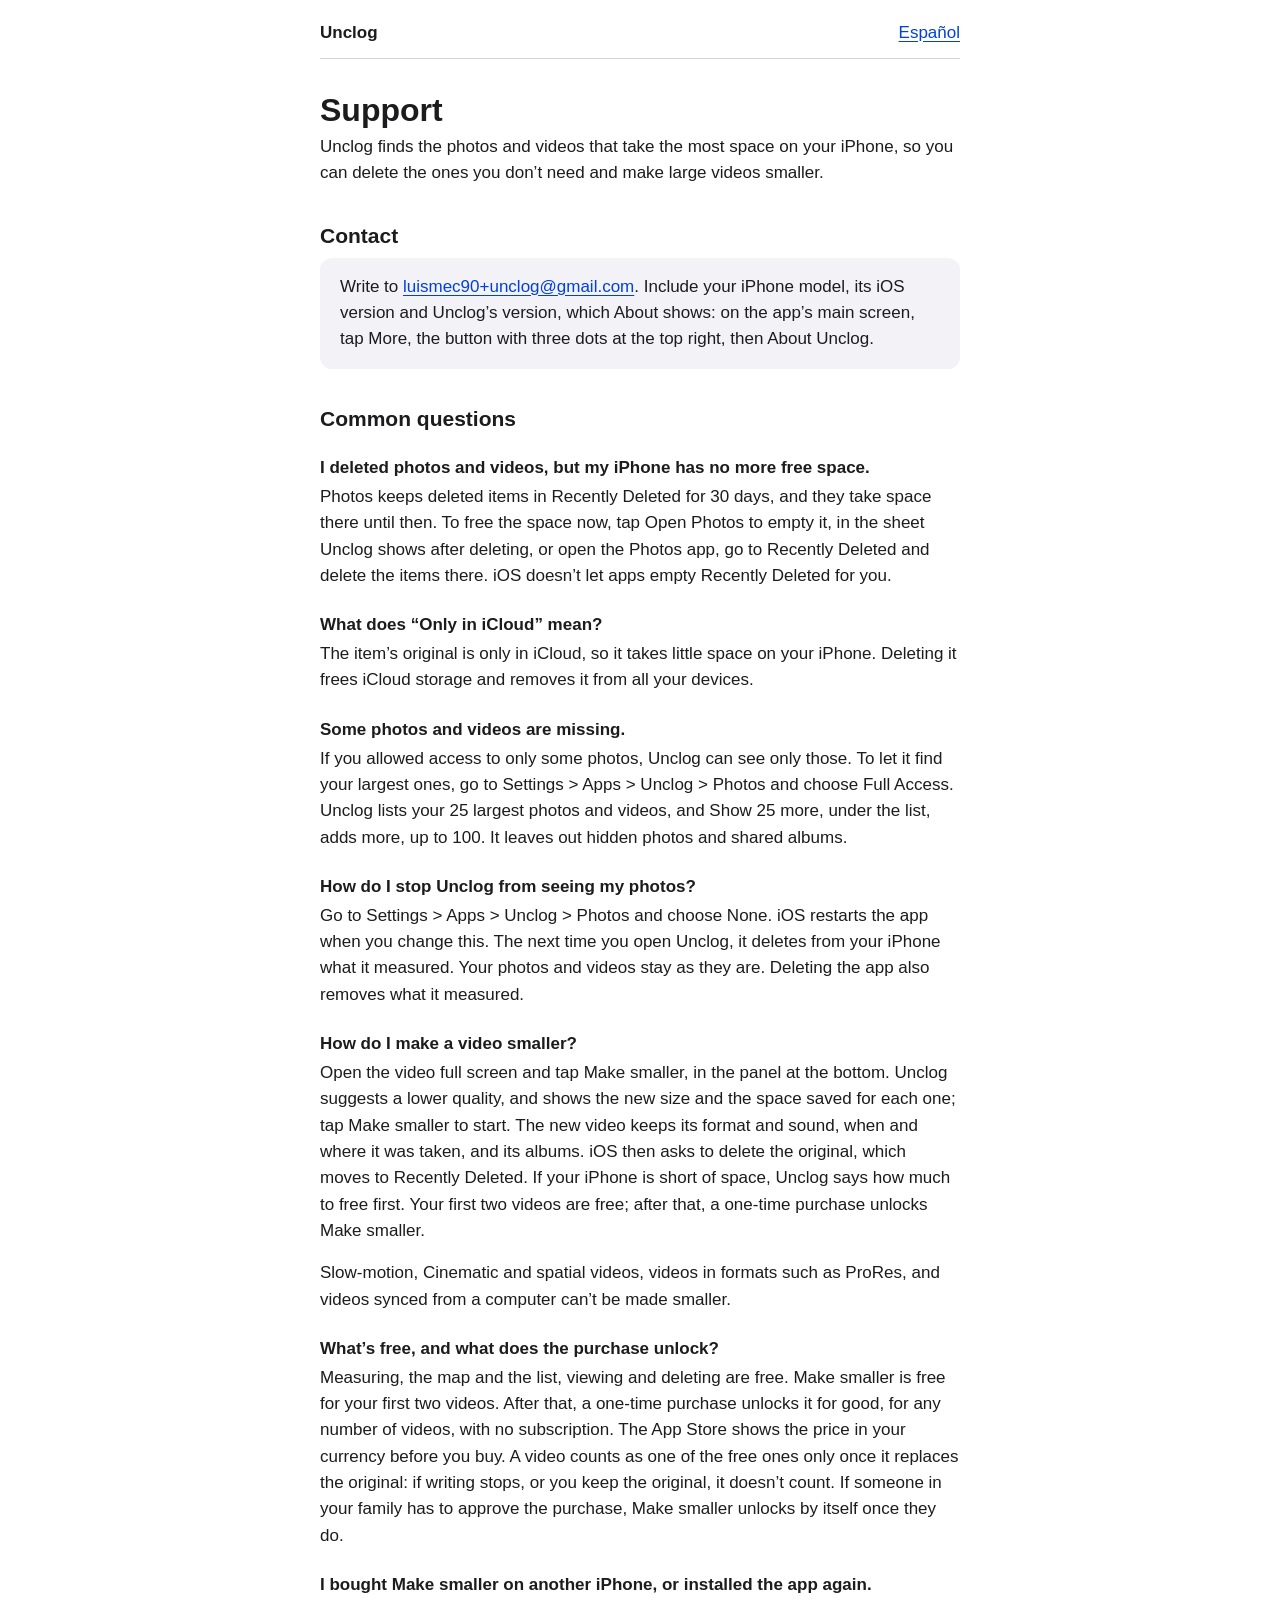
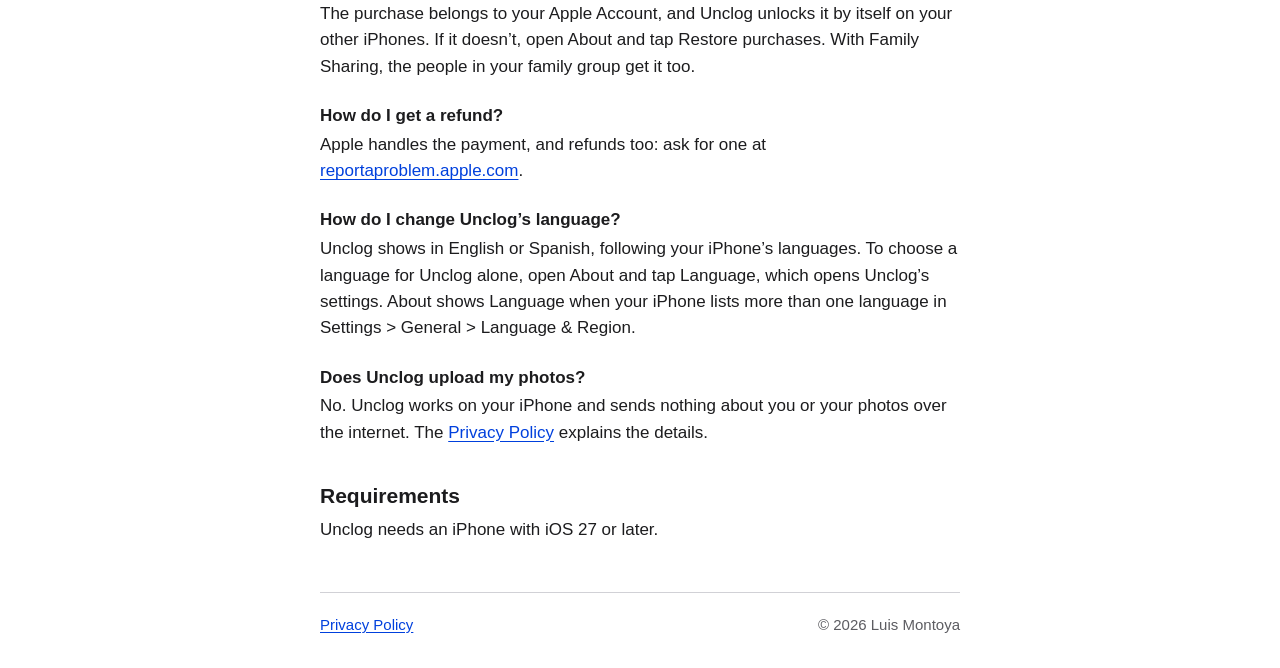
<file: unclog/support.en.html>
<!doctype html>
<html lang="en">
<head>
  <meta charset="utf-8">
  <meta name="viewport" content="width=device-width, initial-scale=1, viewport-fit=cover">
  <meta name="color-scheme" content="light dark">
  <title>Support · Unclog</title>
  <meta name="description" content="Get help with Unclog, which finds the photos and videos that take the most space on your iPhone.">
  <link rel="canonical" href="https://luismec90.github.io/app-pages/unclog/support.en.html">
  <link rel="alternate" hreflang="en" href="https://luismec90.github.io/app-pages/unclog/support.en.html">
  <link rel="alternate" hreflang="es" href="https://luismec90.github.io/app-pages/unclog/support.es.html">
  <link rel="stylesheet" href="../style.css">
</head>
<body>
  <div class="page">
    <header class="site">
      <p class="app-name">Unclog</p>
      <a href="support.es.html" hreflang="es" lang="es">Español</a>
    </header>

    <main>
      <h1>Support</h1>
      <p>Unclog finds the photos and videos that take the most space on your iPhone, so you can delete the ones
        you don’t need and make large videos smaller.</p>

      <h2>Contact</h2>
      <div class="summary">
        <p>Write to
          <a href="mailto:luismec90+unclog@gmail.com?subject=Unclog%20support">luismec90+unclog@gmail.com</a>.
          Include your iPhone model, its iOS version and Unclog’s version, which About shows: on the app’s main
          screen, tap More, the button with three dots at the top right, then About Unclog.</p>
      </div>

      <h2>Common questions</h2>

      <h3>I deleted photos and videos, but my iPhone has no more free space.</h3>
      <p>Photos keeps deleted items in Recently Deleted for 30 days, and they take space there until then. To free the
        space now, tap Open Photos to empty it, in the sheet Unclog shows after deleting, or open the Photos
        app, go to Recently Deleted and delete the items there. iOS doesn’t let apps empty Recently Deleted for
        you.</p>

      <h3>What does “Only in iCloud” mean?</h3>
      <p>The item’s original is only in iCloud, so it takes little space on your iPhone. Deleting it frees iCloud
        storage and removes it from all your devices.</p>

      <h3>Some photos and videos are missing.</h3>
      <p>If you allowed access to only some photos, Unclog can see only those. To let it find your largest ones,
        go to Settings &gt; Apps &gt; Unclog &gt; Photos and choose Full Access.
        Unclog lists your 25 largest photos and videos, and Show 25 more, under the list, adds more, up to 100.
        It leaves out hidden photos and shared albums.</p>

      <h3>How do I stop Unclog from seeing my photos?</h3>
      <p>Go to Settings &gt; Apps &gt; Unclog &gt; Photos and choose None. iOS restarts the app when you change
        this. The next time you open Unclog, it deletes from your iPhone what it measured. Your photos and videos
        stay as they are. Deleting the app also removes what it measured.</p>

      <h3>How do I make a video smaller?</h3>
      <p>Open the video full screen and tap Make smaller, in the panel at the bottom. Unclog suggests a lower
        quality, and shows the new size and the space saved for each one; tap Make smaller to start. The new video keeps
        its format and sound, when and where it was taken, and its albums. iOS then asks to delete the original, which
        moves to Recently Deleted. If your iPhone is short of space, Unclog says how much to free first. Your first
        two videos are free; after that, a one-time purchase unlocks Make smaller.</p>
      <p>Slow-motion, Cinematic and spatial videos, videos in formats such as ProRes, and videos synced from a computer
        can’t be made smaller.</p>

      <h3>What’s free, and what does the purchase unlock?</h3>
      <p>Measuring, the map and the list, viewing and deleting are free. Make smaller is free for your first two videos.
        After that, a one-time purchase unlocks it for good, for any number of videos, with no subscription. The App
        Store shows the price in your currency before you buy. A video counts as one of the free ones only once it
        replaces the original: if writing stops, or you keep the original, it doesn’t count. If someone in your family
        has to approve the purchase, Make smaller unlocks by itself once they do.</p>

      <h3>I bought Make smaller on another iPhone, or installed the app again.</h3>
      <p>The purchase belongs to your Apple Account, and Unclog unlocks it by itself on your other iPhones. If it
        doesn’t, open About and tap Restore purchases. With Family Sharing, the people in your family group get it
        too.</p>

      <h3>How do I get a refund?</h3>
      <p>Apple handles the payment, and refunds too: ask for one at
        <a href="https://reportaproblem.apple.com">reportaproblem.apple.com</a>.</p>

      <h3>How do I change Unclog’s language?</h3>
      <p>Unclog shows in English or Spanish, following your iPhone’s languages. To choose a language for
        Unclog alone, open About and tap Language, which opens Unclog’s settings. About shows Language
        when your iPhone lists more than one language in Settings &gt; General &gt; Language &amp; Region.</p>

      <h3>Does Unclog upload my photos?</h3>
      <p>No. Unclog works on your iPhone and sends nothing about you or your photos over the internet. The
        <a href="privacy.en.html">Privacy Policy</a> explains the details.</p>

      <h2>Requirements</h2>
      <p>Unclog needs an iPhone with iOS 27 or later.</p>
    </main>

    <footer>
      <p><a href="privacy.en.html">Privacy Policy</a></p>
      <p>© 2026 Luis Montoya</p>
    </footer>
  </div>
</body>
</html>
</file>
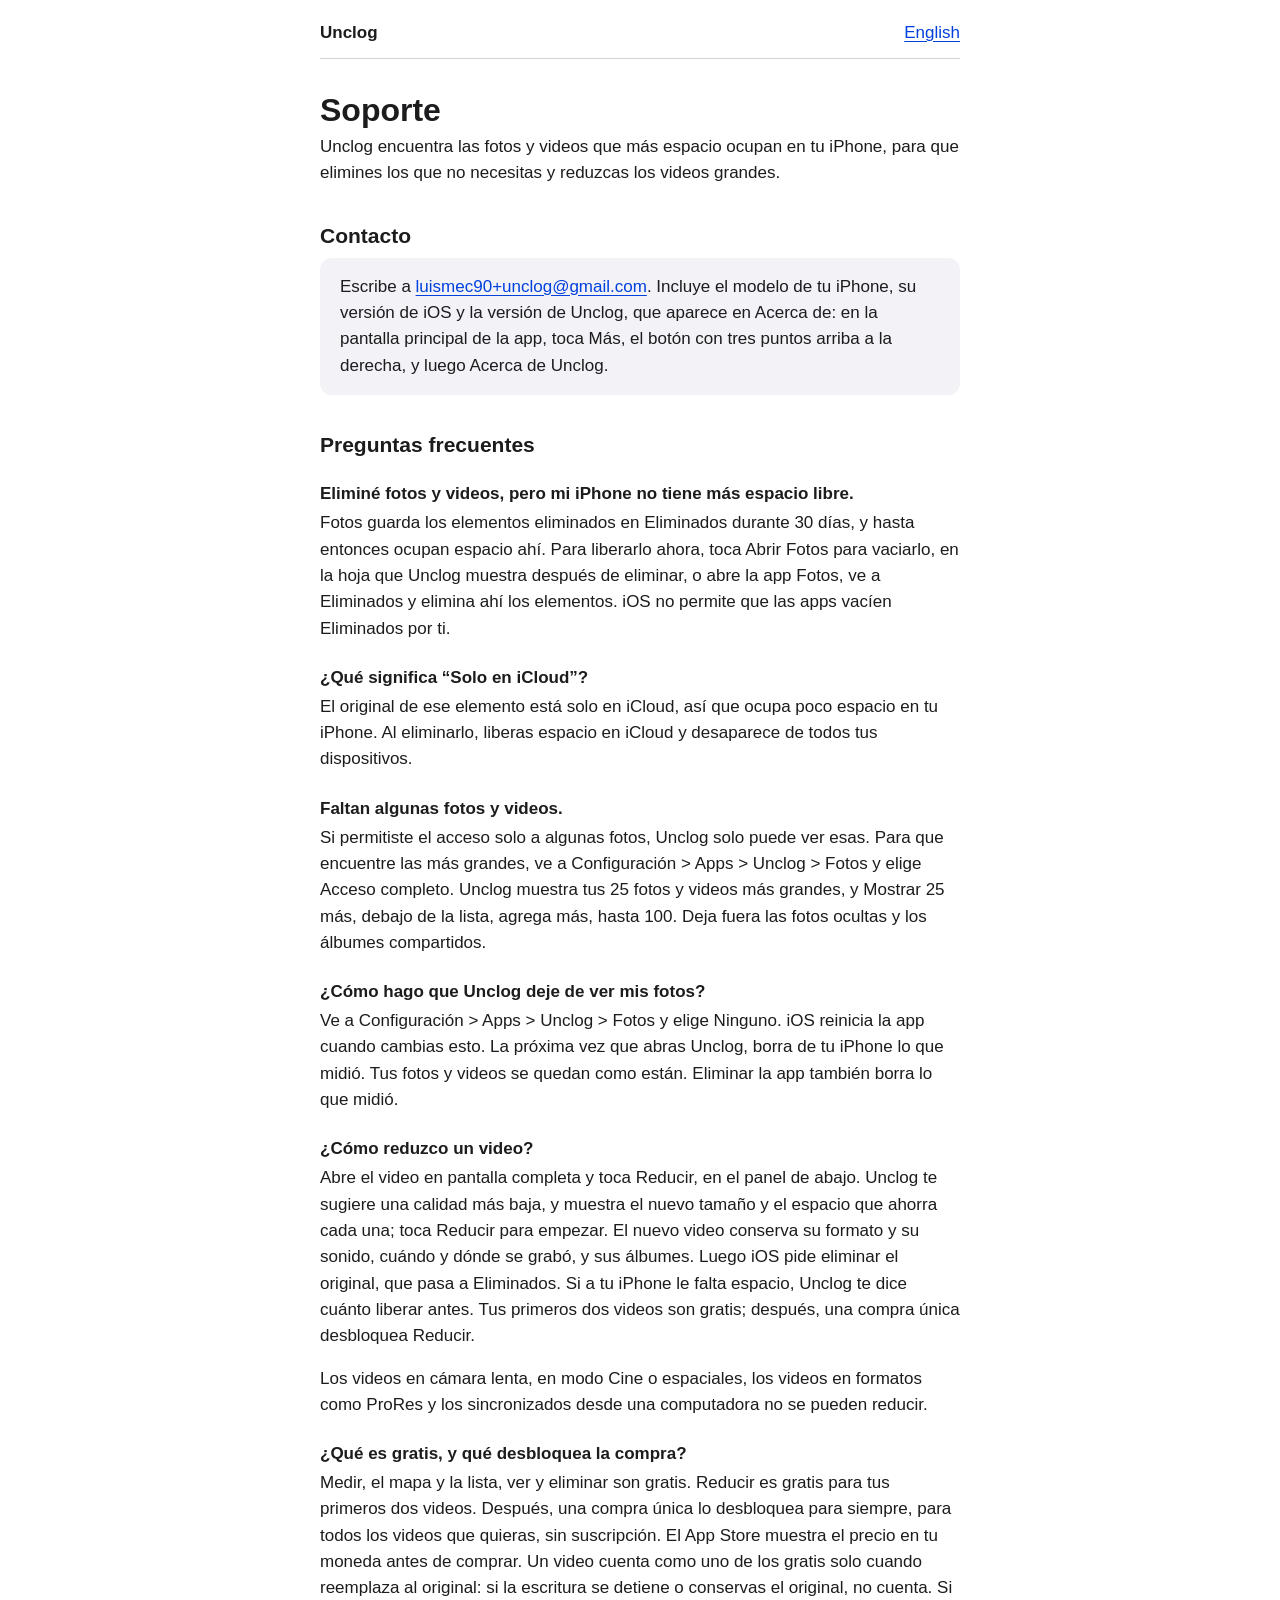
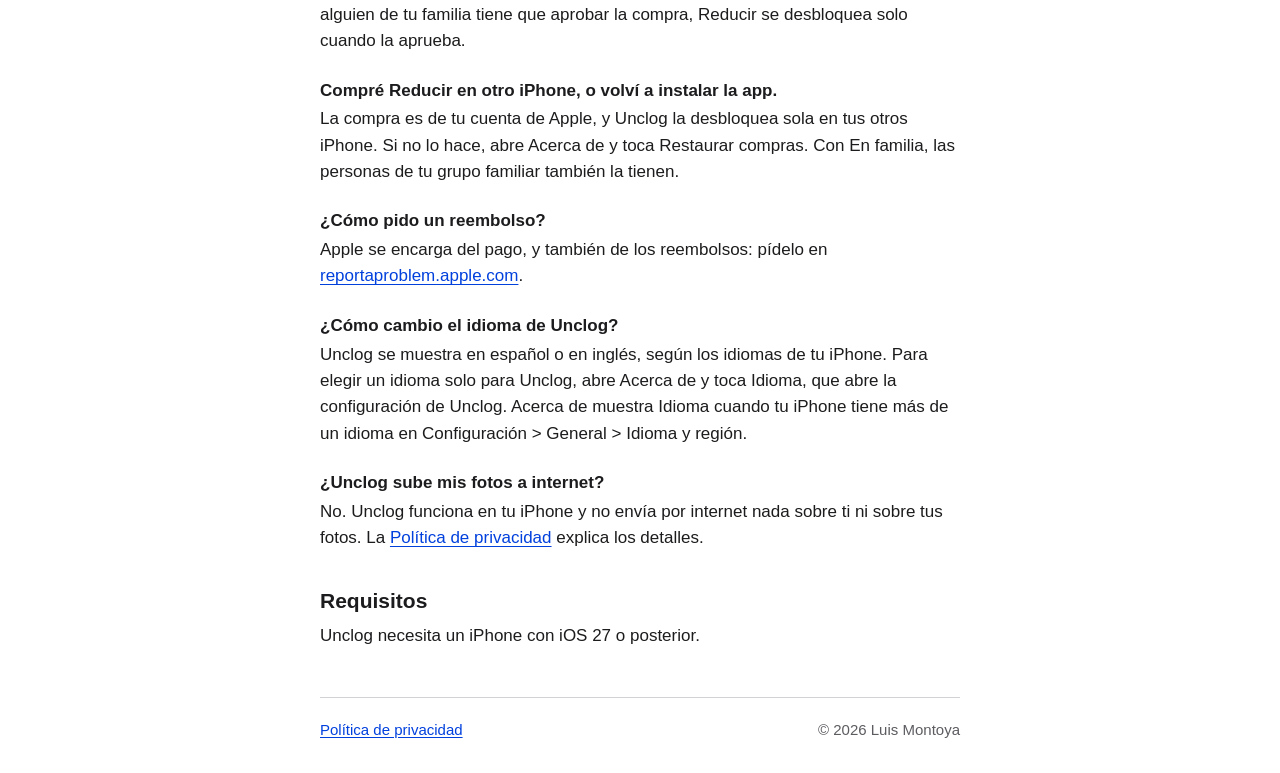
<file: unclog/support.es.html>
<!doctype html>
<html lang="es">
<head>
  <meta charset="utf-8">
  <meta name="viewport" content="width=device-width, initial-scale=1, viewport-fit=cover">
  <meta name="color-scheme" content="light dark">
  <title>Soporte · Unclog</title>
  <meta name="description" content="Ayuda con Unclog, que encuentra las fotos y videos que más espacio ocupan en tu iPhone.">
  <link rel="canonical" href="https://luismec90.github.io/app-pages/unclog/support.es.html">
  <link rel="alternate" hreflang="en" href="https://luismec90.github.io/app-pages/unclog/support.en.html">
  <link rel="alternate" hreflang="es" href="https://luismec90.github.io/app-pages/unclog/support.es.html">
  <link rel="stylesheet" href="../style.css">
</head>
<body>
  <div class="page">
    <header class="site">
      <p class="app-name">Unclog</p>
      <a href="support.en.html" hreflang="en" lang="en">English</a>
    </header>

    <main>
      <h1>Soporte</h1>
      <p>Unclog encuentra las fotos y videos que más espacio ocupan en tu iPhone, para que elimines los que no
        necesitas y reduzcas los videos grandes.</p>

      <h2>Contacto</h2>
      <div class="summary">
        <p>Escribe a
          <a href="mailto:luismec90+unclog@gmail.com?subject=Soporte%20de%20Unclog">luismec90+unclog@gmail.com</a>.
          Incluye el modelo de tu iPhone, su versión de iOS y la versión de Unclog, que aparece en Acerca de: en
          la pantalla principal de la app, toca Más, el botón con tres puntos arriba a la derecha, y luego Acerca de
          Unclog.</p>
      </div>

      <h2>Preguntas frecuentes</h2>

      <h3>Eliminé fotos y videos, pero mi iPhone no tiene más espacio libre.</h3>
      <p>Fotos guarda los elementos eliminados en Eliminados durante 30 días, y hasta entonces ocupan espacio ahí. Para
        liberarlo ahora, toca Abrir Fotos para vaciarlo, en la hoja que Unclog muestra después de eliminar, o
        abre la app Fotos, ve a Eliminados y elimina ahí los elementos. iOS no permite que las apps vacíen Eliminados por
        ti.</p>

      <h3>¿Qué significa “Solo en iCloud”?</h3>
      <p>El original de ese elemento está solo en iCloud, así que ocupa poco espacio en tu iPhone. Al eliminarlo,
        liberas espacio en iCloud y desaparece de todos tus dispositivos.</p>

      <h3>Faltan algunas fotos y videos.</h3>
      <p>Si permitiste el acceso solo a algunas fotos, Unclog solo puede ver esas. Para que encuentre las más
        grandes, ve a Configuración &gt; Apps &gt; Unclog &gt; Fotos y elige Acceso completo. Unclog
        muestra tus 25 fotos y videos más grandes, y Mostrar 25 más, debajo de la lista,
        agrega más, hasta 100. Deja fuera las fotos ocultas y los álbumes compartidos.</p>

      <h3>¿Cómo hago que Unclog deje de ver mis fotos?</h3>
      <p>Ve a Configuración &gt; Apps &gt; Unclog &gt; Fotos y elige Ninguno. iOS reinicia la app cuando cambias
        esto. La próxima vez que abras Unclog, borra de tu iPhone lo que midió. Tus fotos y videos se quedan como
        están. Eliminar la app también borra lo que midió.</p>

      <h3>¿Cómo reduzco un video?</h3>
      <p>Abre el video en pantalla completa y toca Reducir, en el panel de abajo. Unclog te sugiere una calidad
        más baja, y muestra el nuevo tamaño y el espacio que ahorra cada una; toca Reducir para empezar. El nuevo video
        conserva su formato y su sonido, cuándo y dónde se grabó, y sus álbumes. Luego iOS pide eliminar el original,
        que pasa a Eliminados. Si a tu iPhone le falta espacio, Unclog te dice cuánto liberar antes. Tus
        primeros dos videos son gratis; después, una compra única desbloquea Reducir.</p>
      <p>Los videos en cámara lenta, en modo Cine o espaciales, los videos en formatos como ProRes y los sincronizados
        desde una computadora no se pueden reducir.</p>

      <h3>¿Qué es gratis, y qué desbloquea la compra?</h3>
      <p>Medir, el mapa y la lista, ver y eliminar son gratis. Reducir es gratis para tus primeros dos videos. Después,
        una compra única lo desbloquea para siempre, para todos los videos que quieras, sin suscripción. El App Store
        muestra el precio en tu moneda antes de comprar. Un video cuenta como uno de los gratis solo cuando reemplaza al
        original: si la escritura se detiene o conservas el original, no cuenta. Si alguien de tu familia tiene que
        aprobar la compra, Reducir se desbloquea solo cuando la aprueba.</p>

      <h3>Compré Reducir en otro iPhone, o volví a instalar la app.</h3>
      <p>La compra es de tu cuenta de Apple, y Unclog la desbloquea sola en tus otros iPhone. Si no lo hace, abre
        Acerca de y toca Restaurar compras. Con En familia, las personas de tu grupo familiar también la tienen.</p>

      <h3>¿Cómo pido un reembolso?</h3>
      <p>Apple se encarga del pago, y también de los reembolsos: pídelo en
        <a href="https://reportaproblem.apple.com">reportaproblem.apple.com</a>.</p>

      <h3>¿Cómo cambio el idioma de Unclog?</h3>
      <p>Unclog se muestra en español o en inglés, según los idiomas de tu iPhone. Para elegir un idioma solo para
        Unclog, abre Acerca de y toca Idioma, que abre la configuración de Unclog. Acerca de muestra
        Idioma cuando tu iPhone tiene más de un idioma en Configuración &gt; General &gt; Idioma y región.</p>

      <h3>¿Unclog sube mis fotos a internet?</h3>
      <p>No. Unclog funciona en tu iPhone y no envía por internet nada sobre ti ni sobre tus fotos. La
        <a href="privacy.es.html">Política de privacidad</a> explica los detalles.</p>

      <h2>Requisitos</h2>
      <p>Unclog necesita un iPhone con iOS 27 o posterior.</p>
    </main>

    <footer>
      <p><a href="privacy.es.html">Política de privacidad</a></p>
      <p>© 2026 Luis Montoya</p>
    </footer>
  </div>
</body>
</html>
</file>
<file: style.css>
/* The look of every app's pages: easy to read on a phone, in light and dark mode, with nothing loaded from elsewhere.
   The colors are the apps' own: text and links pass 4.5:1 contrast on their backgrounds. */
:root {
  color-scheme: light dark;
  --text: #1c1c1e;
  --secondary-text: #5c5c61;
  --background: #ffffff;
  --box: #f2f2f7;
  --separator: #d1d1d6;
  --accent: #0040dd;
}

@media (prefers-color-scheme: dark) {
  :root {
    --text: #f2f2f7;
    --secondary-text: #aeaeb2;
    --background: #000000;
    --box: #1c1c1e;
    --separator: #38383a;
    --accent: #5aa9ff;
  }
}

* {
  box-sizing: border-box;
}

html {
  -webkit-text-size-adjust: 100%;
  text-size-adjust: 100%;
}

body {
  margin: 0;
  padding: 0 max(1rem, env(safe-area-inset-right)) 0 max(1rem, env(safe-area-inset-left));
  background: var(--background);
  color: var(--text);
  font: 1.0625rem/1.55 -apple-system, BlinkMacSystemFont, "Segoe UI", Roboto, "Helvetica Neue", Arial, sans-serif;
}

.page {
  max-width: 40rem;
  margin: 0 auto;
}

.site {
  display: flex;
  flex-wrap: wrap;
  justify-content: space-between;
  align-items: baseline;
  gap: 0.5rem 1.5rem;
  padding: max(1.25rem, env(safe-area-inset-top)) 0 0.75rem;
  border-bottom: 1px solid var(--separator);
}

.app-name {
  margin: 0;
  font-weight: 600;
}

h1 {
  margin: 2rem 0 0.25rem;
  font-size: 2rem;
  line-height: 1.2;
}

h2 {
  margin: 2.25rem 0 0.5rem;
  font-size: 1.3125rem;
  line-height: 1.3;
}

h3 {
  margin: 1.5rem 0 0.25rem;
  font-size: 1.0625rem;
  line-height: 1.4;
}

p,
ul {
  margin: 0 0 1rem;
}

ul {
  padding-left: 1.25rem;
}

li + li {
  margin-top: 0.5rem;
}

a {
  color: var(--accent);
  text-underline-offset: 0.15em;
  /* An email address is longer than a narrow phone's line. */
  overflow-wrap: anywhere;
}

.updated {
  margin-bottom: 2rem;
  color: var(--secondary-text);
  font-size: 0.9375rem;
}

.summary {
  padding: 1rem 1.25rem;
  border-radius: 12px;
  background: var(--box);
}

.summary p:last-child {
  margin-bottom: 0;
}

footer {
  display: flex;
  flex-wrap: wrap;
  justify-content: space-between;
  gap: 0.5rem 1.5rem;
  margin-top: 3rem;
  padding: 1.25rem 0 max(2rem, env(safe-area-inset-bottom));
  border-top: 1px solid var(--separator);
  color: var(--secondary-text);
  font-size: 0.9375rem;
}

footer p {
  margin: 0;
}
</file>
